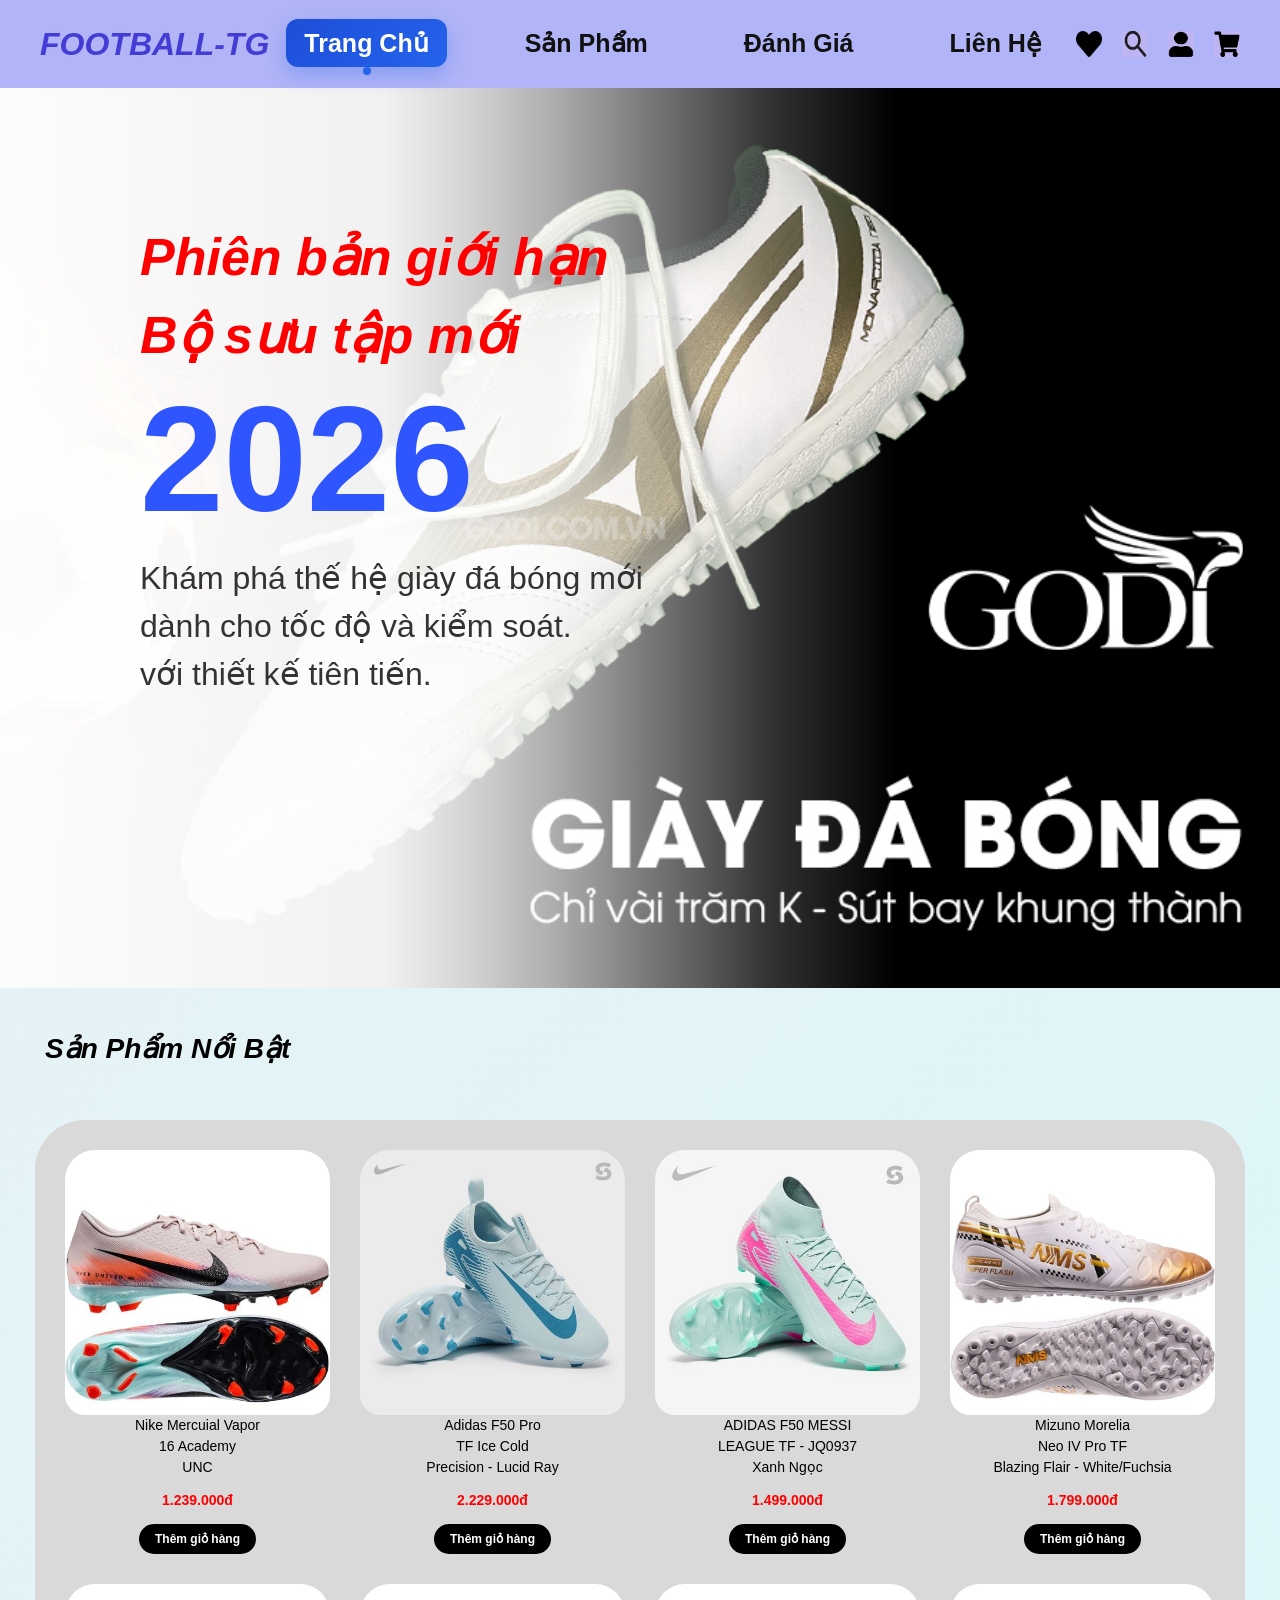
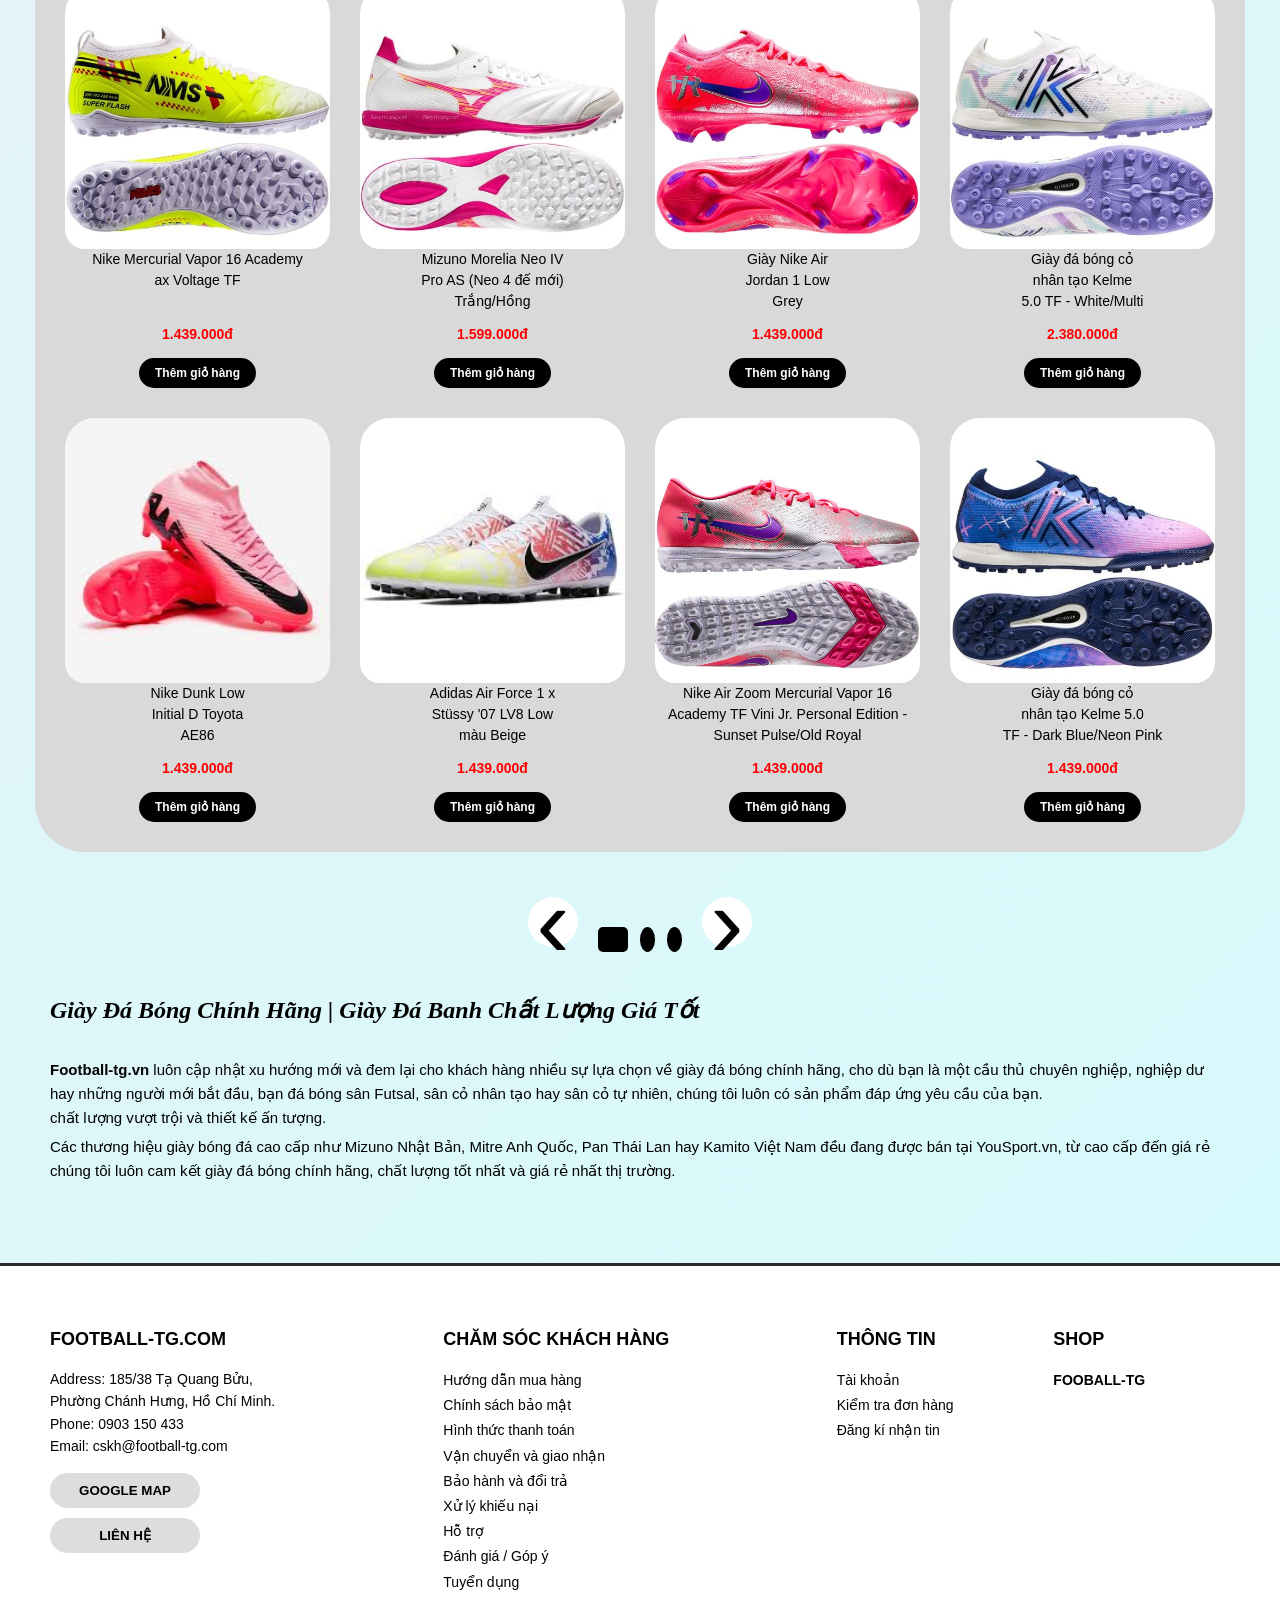
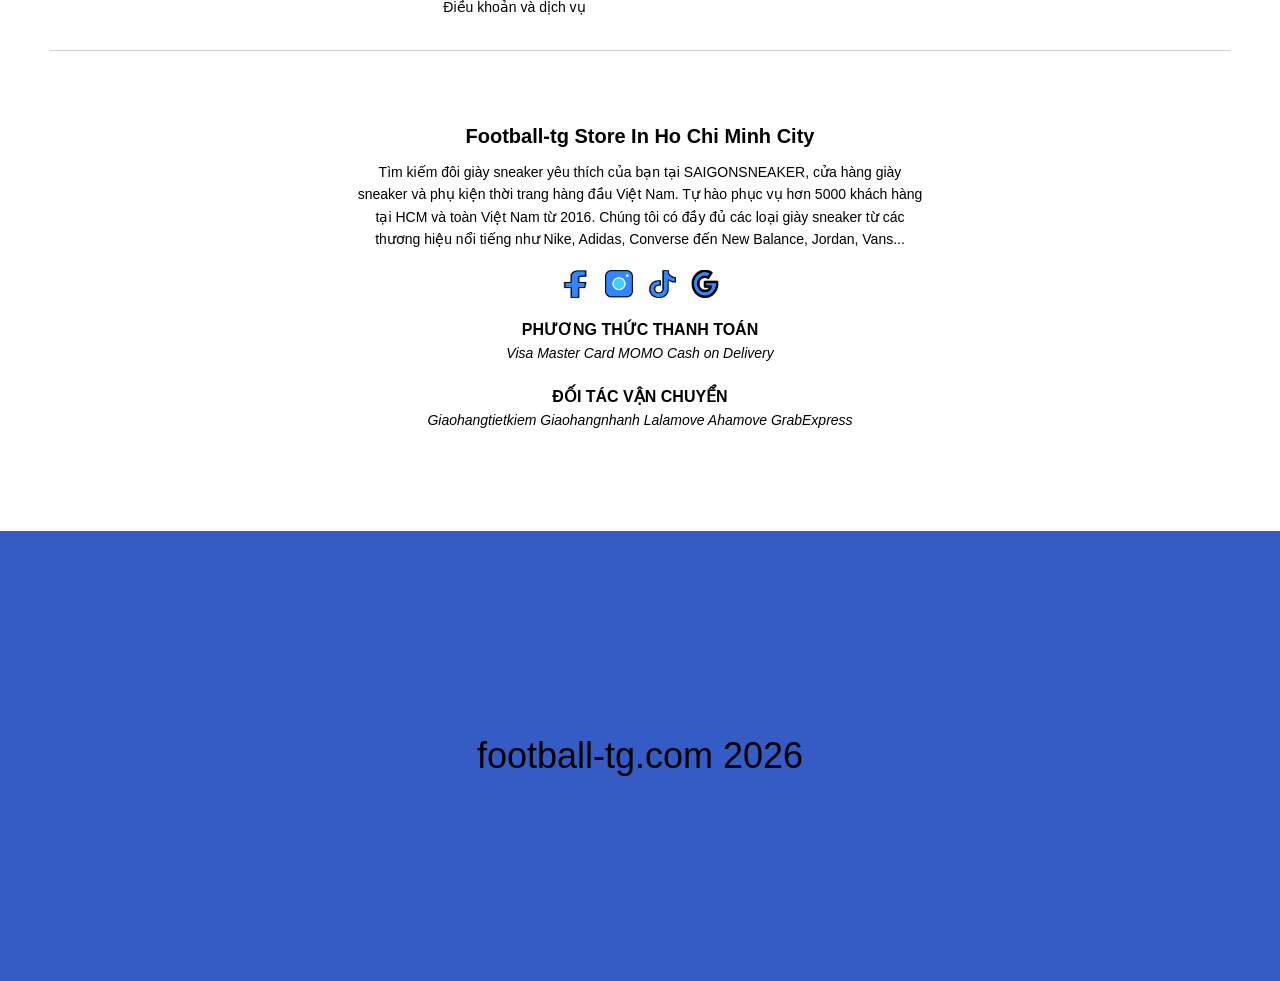
<file: index.html>
<!DOCTYPE html>
<html lang="vi">
<head>
    <meta charset="UTF-8">
    <meta name="viewport" content="width=device-width, initial-scale=1.0">
    <title>Nike Store - Trang Chủ</title>
    <link rel="stylesheet" href="css/styles.css">
</head>
<body>
    <!-- Header -->
<header class="header">
    <nav class="nav">
        <!-- Logo -->
        <div class="nav__logo">
            FOOTBALL-TG
        </div>

        <!-- Menu -->
        <ul class="nav__list">
            <li><a href="index.html" class="nav__link active">Trang Chủ</a></li>
            <li><a href="sanpham.html" class="nav__link">Sản Phẩm</a></li>
            <li><a href="danhgia.html" class="nav__link">Đánh Giá</a></li>
            <li><a href="lienhe.html" class="nav__link">Liên Hệ</a></li>
        </ul>

        <!-- Icons -->
        <div class="nav__icons">
            <img src="img/Vector.png" alt="wishlist" class="nav__icon">
            <img src="img/Search.png" alt="search" class="nav__icon">
             <img src="img/Person.png" alt="cart" class="nav__icon nav__icon--cart">
            <img src="img/Cart.png" alt="user" class="nav__icon">
        </div>
    </nav>
</header>

    <!-- Hero Section -->
<section class="hero">
    <div class="hero__container"> 

        <div class="hero__content">
            <h3 class="hero__subtitle">Phiên bản giới hạn</h3>
            <h2 class="hero__title">Bộ sưu tập mới</h2>
            <h1 class="hero__year">2026</h1>
            <p class="hero__desc">
               Khám phá thế hệ giày đá bóng mới <br>dành cho tốc độ và kiểm soát. <br> với thiết kế tiên tiến.
            </p>
        </div>
    </div>
</section>
<main class="products">
    <div class="products__container">
        <h2 class="products__title">Sản Phẩm Nổi Bật</h2>

        <!-- THÊM KHUNG NÀY -->
         <div class="toast" id="toast"></div>
         <div class="cart-count">0</div>
        <div class="products__box">
            <div class="products__grid">
                <!-- Product 1 -->
                <article class="product-card">
                    <div class="product-card__image-wrapper">
                        <img src="img/25622-2_74059abc79944c2b9b925773bd3da0a4_large.jpg" alt="" class="product-card__image">
                    </div>
                    <h3 class="product-card__name">Nike Mercuial Vapor<br> 16 Academy <br> UNC</h3>
                    <p class="product-card__price">1.239.000đ</p>
                    <button class="product-card__btn">Thêm giỏ hàng</button>
                </article>

                <!-- Product 2 -->
                <article class="product-card">
                    <div class="product-card__image-wrapper">
                        <img src="img/1_a56553c3d652472aa175ab0bed9503a7_large.jpg" alt="Giày Nike Dunk Low Retro Black" class="product-card__image">
                    </div>
                    <h3 class="product-card__name">Adidas F50 Pro <br>TF Ice Cold <br> Precision - Lucid Ray </h3>
                    <p class="product-card__price">2.229.000đ</p>
                    <button class="product-card__btn">Thêm giỏ hàng</button>
                </article>

                <!-- Product 3 -->
                <article class="product-card">
                    <div class="product-card__image-wrapper">
                        <img src="img/1_7f5b22c8a7334d5696b7d422be31d077_large.jpg" alt="Giày Nike Sb Dunk Low Chicago Red" class="product-card__image">
                    </div>
                    <h3 class="product-card__name">ADIDAS F50 MESSI<br> LEAGUE TF - JQ0937 <br>Xanh Ngọc</h3>
                    <p class="product-card__price">1.499.000đ</p>
                    <button class="product-card__btn">Thêm giỏ hàng</button>
                </article>

                <!-- Product 4 -->
                <article class="product-card">
                    <div class="product-card__image-wrapper">
                        <img src="img/anh_sp_add-01-01-5777823-22_224230cbf2f04ae9bec5428d9d5fea3f_large.jpg" alt="Giày Nike Wmns Air Force 1 '07 Mid 'Triple White' DD9625-100" class="product-card__image">
                    </div>
                    <h3 class="product-card__name">Mizuno Morelia <br>Neo IV Pro TF<br> Blazing Flair - White/Fuchsia    </h3>
                    <p class="product-card__price">1.799.000đ</p>
                    <button class="product-card__btn">Thêm giỏ hàng</button>
                </article>

                <!-- Product 5 -->
                <article class="product-card">
                    <div class="product-card__image-wrapper">
                        <img src="img/anh_sp_add-01-01-5777827893-2_7b1f52d9a21d43a39b3bc5ba49a4deca_large.jpg" alt="Giày Sneaker NIKE SB brown" class="product-card__image">
                    </div>
                    <h3 class="product-card__name">Nike Mercurial Vapor 16 Academy <br>ax Voltage TF  </h3>
                    <p class="product-card__price">1.439.000đ</p>
                    <button class="product-card__btn">Thêm giỏ hàng</button>
                </article>

                <!-- Product 6 -->
                <article class="product-card">
                    <div class="product-card__image-wrapper">
                        <img src="img/anh_sp_add-200426.jpg_95a290c4c31b481486f9558b11bf3075_large.jpg" alt="Giày Nike Gamma Force 'Malachite' DX9176-106" class="product-card__image">
                    </div>
                    <h3 class="product-card__name">Mizuno Morelia Neo IV <br>Pro AS (Neo 4 đế mới)<br> Trắng/Hồng   </h3>
                    <p class="product-card__price">1.599.000đ</p>
                    <button class="product-card__btn">Thêm giỏ hàng</button>
                </article>

                <!-- Product 7 -->
                <article class="product-card">
                    <div class="product-card__image-wrapper">
                        <img src="img/anh_sp_add_we-02-02-02-2-2-2_00edfc17218e4cbc959b591f14031dc4_large.jpg" alt="Giày Nike Air Jordan 1 Low Grey White" class="product-card__image">
                    </div>
                    <h3 class="product-card__name">Giày Nike Air<br> Jordan 1 Low <br>Grey<br> </h3>
                    <p class="product-card__price">1.439.000đ</p>
                    <button class="product-card__btn">Thêm giỏ hàng</button>
                </article>

                <!-- Product 8 -->
                <article class="product-card">
                    <div class="product-card__image-wrapper">
                        <img src="img/anh_sp_add_web_whitemulti_color_9521zx1324_46bc0531b396467dbc056dcc40e1a032_large.jpg" alt="Giày Nike Nam Nữ Chính Hãng - Air Jordan 1 Low GS - Màu Trắng/Xanh" class="product-card__image">
                    </div>
                    <h3 class="product-card__name">Giày đá bóng cỏ <br>nhân tạo Kelme <br>5.0 TF - White/Multi </h3>
                    <p class="product-card__price">2.380.000đ</p>
                    <button class="product-card__btn">Thêm giỏ hàng</button>
                </article>

                <!-- Product 9 -->
                <article class="product-card">
                    <div class="product-card__image-wrapper">
                        <img src="img/images (1).jpg" alt="Nike Dunk Low Initial D Toyota AE86" class="product-card__image">
                    </div>
                    <h3 class="product-card__name">Nike Dunk Low <br> Initial D Toyota <br> AE86</h3>
                    <p class="product-card__price">1.439.000đ</p>
                    <button class="product-card__btn">Thêm giỏ hàng</button>
                </article>

                <!-- Product 10 -->
                <article class="product-card">
                    <div class="product-card__image-wrapper">
                        <img src="img/images (2).jpg" alt="Nike Air Force 1 x Stüssy '07 LV8 Low màu Beige" class="product-card__image">
                    </div>
                    <h3 class="product-card__name">Adidas Air Force 1 x <br> Stüssy '07 LV8 Low <br> màu Beige</h3>
                    <p class="product-card__price">1.439.000đ</p>
                    <button class="product-card__btn">Thêm giỏ hàng</button>
                </article>

                <!-- Product 11 -->
                <article class="product-card">
                    <div class="product-card__image-wrapper">
                        <img src="img/ạnh1.jpg" alt="Nike Air Force 1 Low Sail/Navy" class="product-card__image">
                    </div>
                    <h3 class="product-card__name">Nike Air Zoom Mercurial Vapor 16 Academy TF Vini Jr. Personal Edition - Sunset Pulse/Old Royal</h3>
                    <p class="product-card__price">1.439.000đ</p>
                    <button class="product-card__btn">Thêm giỏ hàng</button>
                </article>

                <!-- Product 12 -->
                <article class="product-card">
                    <div class="product-card__image-wrapper">
                        <img src="img/anh.jpg" alt="Nike Dunk Low Retro Judge Grey" class="product-card__image">
                    </div>
                    <h3 class="product-card__name">Giày đá bóng cỏ <br>nhân tạo Kelme 5.0 <br>TF - Dark Blue/Neon Pink </h3>
                    <p class="product-card__price">1.439.000đ</p>
                    <button class="product-card__btn">Thêm giỏ hàng</button>
                </article>
            </div>
        </div>
        <div class="pagination">
            <button class="pagination__arrow pagination__arrow--prev" aria-label="Previous">‹</button>
            <div class="pagination__dots">
                <span class="pagination__dot"></span>
                <span class="pagination__dot"></span>
                <span class="pagination__dot"></span>
            </div>
            <button class="pagination__arrow pagination__arrow--next" aria-label="Next">›</button>
        </div>
    </main>

    <!-- Brand Info Section -->
    <section class="brand-info">
        <h2 class="brand-info__title">Giày Đá Bóng Chính Hãng | Giày Đá Banh Chất Lượng Giá Tốt</h2>
        <div class="brand-info__content">
            <p> <b>Football-tg.vn</b> luôn cập nhật xu hướng mới và đem lại cho khách hàng nhiều sự lựa chọn về giày đá bóng chính hãng, cho dù bạn là một cầu thủ chuyên nghiệp, nghiệp dư hay những người mới bắt đầu, bạn đá bóng sân Futsal, sân cỏ nhân tạo hay sân cỏ tự nhiên, chúng tôi luôn có sản phẩm đáp ứng yêu cầu của bạn.<br> chất lượng vượt trội và thiết kế ấn tượng.</p>
            <p>Các thương hiệu giày bóng đá cao cấp như Mizuno Nhật Bản, Mitre Anh Quốc, Pan Thái Lan hay Kamito Việt Nam đều đang được bán tại YouSport.vn, từ cao cấp đến giá rẻ chúng tôi luôn cam kết giày đá bóng chính hãng, chất lượng tốt nhất và giá rẻ nhất thị trường.</p>
        </div>
    </section>
    <p class="footer1"></p>

    <!-- Footer -->
<footer class="footer">
    <div class="footer__container">

        <div class="footer__content">
            
            <!-- Column 1 -->
            <div class="footer__column">
                <h3 class="footer__title">FOOTBALL-TG.COM</h3>
                <p class="footer__text">
                    Address: 185/38 Tạ Quang Bửu,<br>
                    Phường Chánh Hưng, Hồ Chí Minh.<br>
                    Phone: 0903 150 433<br>
                    Email: cskh@football-tg.com
                </p>

                <button class="footer__btn">GOOGLE MAP</button>
                <button class="footer__btn">LIÊN HỆ</button>
            </div>

            <!-- Column 2 -->
            <div class="footer__column">
                <h3 class="footer__title">CHĂM SÓC KHÁCH HÀNG</h3>
                <ul class="footer__list">
                    <li>Hướng dẫn mua hàng</li>
                    <li>Chính sách bảo mật</li>
                    <li>Hình thức thanh toán</li>
                    <li>Vận chuyển và giao nhận</li>
                    <li>Bảo hành và đổi trả</li>
                    <li>Xử lý khiếu nại</li>
                    <li>Hỗ trợ</li>
                    <li>Đánh giá / Góp ý</li>
                    <li>Tuyển dụng</li>
                    <li>Điều khoản và dịch vụ</li>
                </ul>
            </div>

            <!-- Column 3 -->
            <div class="footer__column">
                <h3 class="footer__title">THÔNG TIN</h3>
                <ul class="footer__list">
                    <li>Tài khoản</li>
                    <li>Kiểm tra đơn hàng</li>
                    <li>Đăng kí nhận tin</li>
                </ul>
            </div>

            <!-- Column 4 -->
            <div class="footer__column">
                <h3 class="footer__title">SHOP</h3>
                <ul class="footer__list">
                    <li><b>FOOBALL-TG</b></li>
                </ul>
            </div>
        </div>

        <!-- Bottom text -->
            <div class="footer__bottom">

                <h3 class="footer__bottom-title">
                    Football-tg Store In Ho Chi Minh City
                </h3>

                <p class="footer__bottom-desc">
                    Tìm kiếm đôi giày sneaker yêu thích của bạn tại SAIGONSNEAKER,
                    cửa hàng giày sneaker và phụ kiện thời trang hàng đầu Việt Nam.
                    Tự hào phục vụ hơn 5000 khách hàng tại HCM và toàn Việt Nam từ 2016.
                    Chúng tôi có đầy đủ các loại giày sneaker từ các thương hiệu nổi tiếng
                    như Nike, Adidas, Converse đến New Balance, Jordan, Vans...
                </p>

                <!-- ICON (dùng ảnh) -->
                <div class="footer__social">
                    <img src="img/Facebook.png" alt="">
                    <img src="img/camera.png" alt="">
                    <img src="img/toptop.png" alt="">
                    <img src="img/gmail.png" alt="">
                </div>

                <!-- PAYMENT -->
                <h4 class="footer__sub">PHƯƠNG THỨC THANH TOÁN</h4>
                <p class="footer__text-center">
                    Visa Master Card MOMO Cash on Delivery
                </p>

                <!-- SHIPPING -->
                <h4 class="footer__sub">ĐỐI TÁC VẬN CHUYỂN</h4>
                <p class="footer__text-center">
                    Giaohangtietkiem Giaohangnhanh Lalamove Ahamove GrabExpress
                </p>
                </div>
            </div>
        </footer>
    <div class="footer__copyright">
        football-tg.com 2026
    </div>
    <script type="application/ld+json">
    {
  "@context": "https://schema.org",
  "@type": "SportsActivityLocation",
  "name": "Football-tg Store",
  "image": "img/Logo-brand.jpg",
  "@id": "https://football-tg.com",
  "url": "https://football-tg.com",
  "telephone": "0903 150 433",
  "priceRange": "$$",
  "address": {
    "@type": "PostalAddress",
    "streetAddress": "185/38 Tạ Quang Bửu, Phường Chánh Hưng",
    "addressLocality": "Hồ Chí Minh",
    "addressRegion": "Sài Gòn",
    "postalCode": "700000",
    "addressCountry": "VN"
     }
    }
</script>
    <script src="js/script.js"></script>
</body>
</html>
</file>
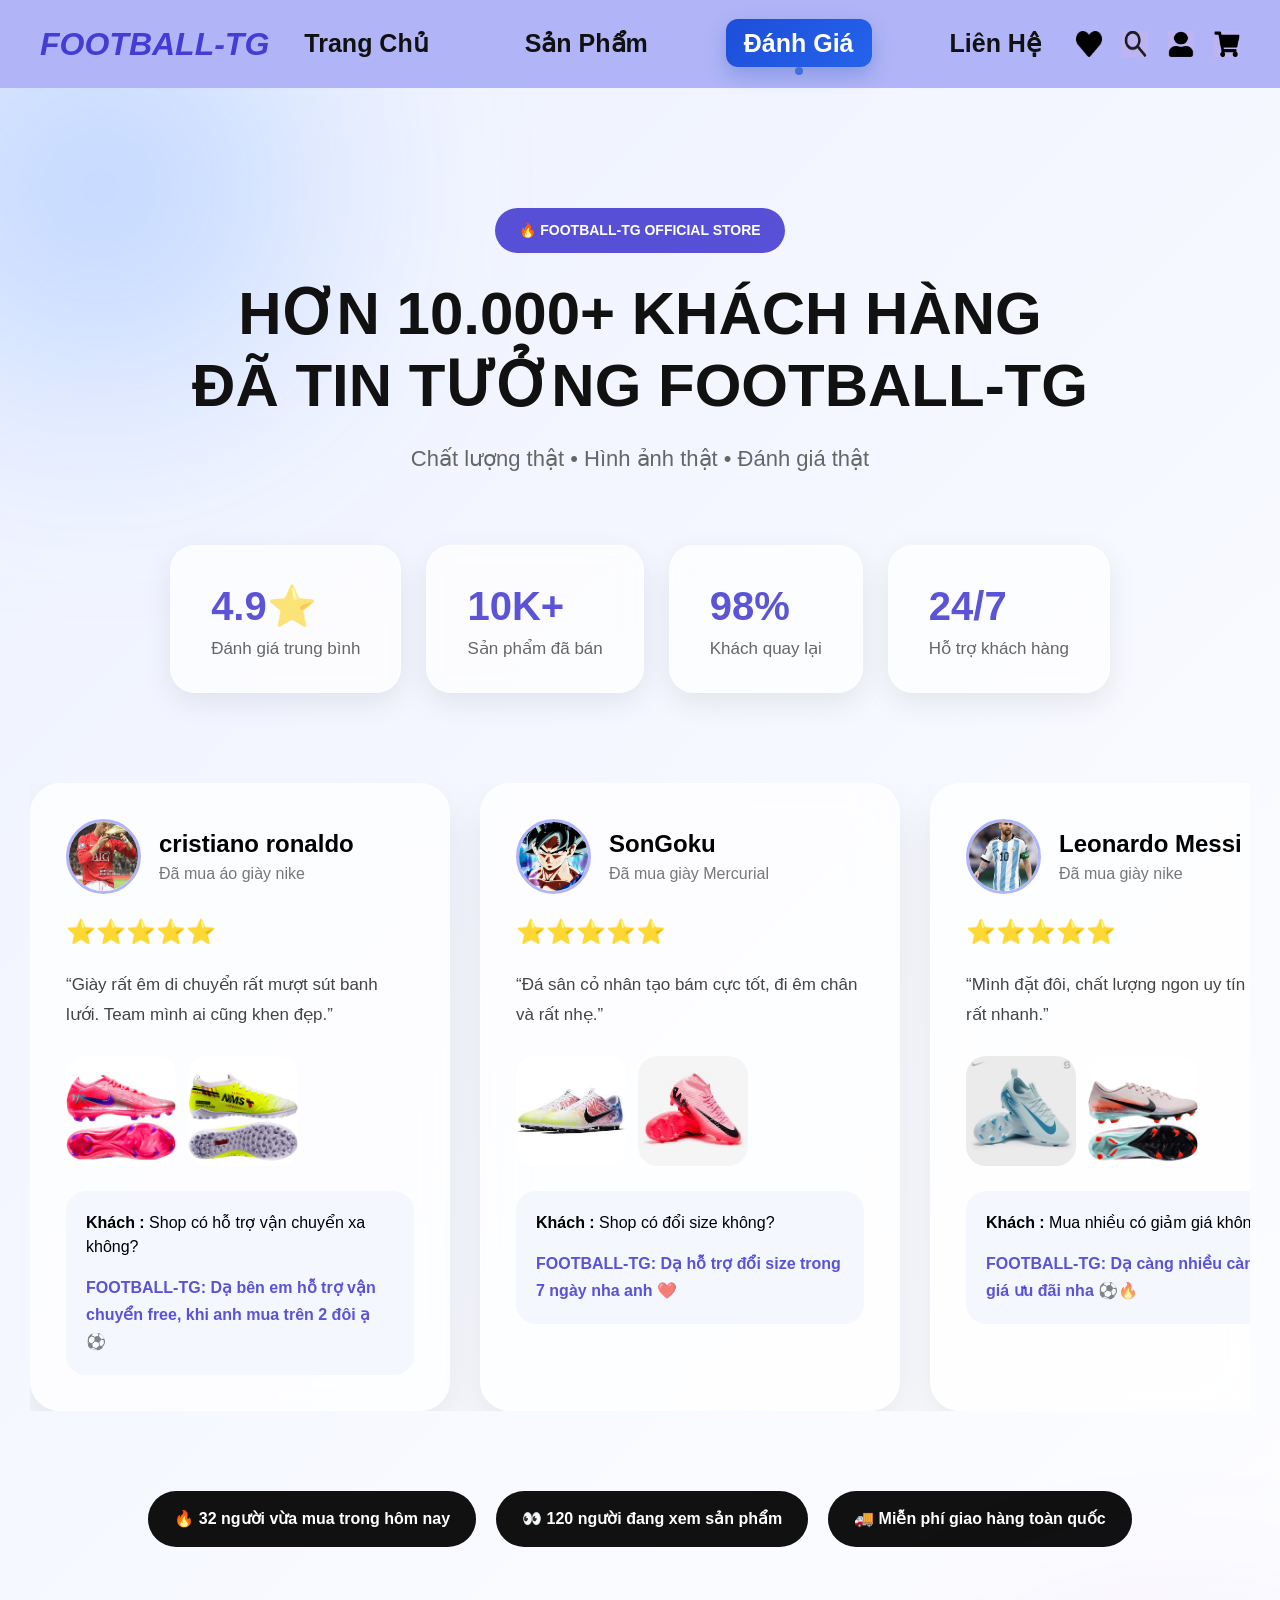
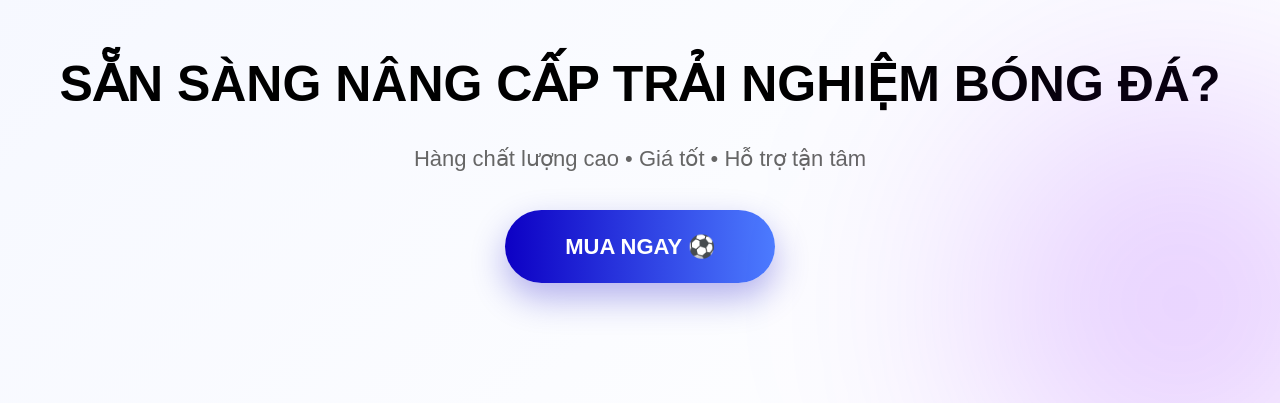
<file: danhgia.html>
<!DOCTYPE html>
<html lang="en">
<head>
    <meta charset="UTF-8">
    <meta name="viewport" content="width=device-width, initial-scale=1.0">
    <title>Đánh Giá FOOTBALL-TG</title>
    <link rel="stylesheet" href="css/danhgia.css">
</head>
<body>
    <header class="header">
    <nav class="nav">
        <!-- Logo -->
        <div class="nav__logo">
            FOOTBALL-TG
        </div>

        <!-- Menu -->
        <ul class="nav__list">
            <li><a href="index.html" class="nav__link ">Trang Chủ</a></li>
            <li><a href="sanpham.html" class="nav__link">Sản Phẩm</a></li>
            <li><a href="danhgia.html" class="nav__link active">Đánh Giá</a></li>
            <li><a href="lienhe.html" class="nav__link">Liên Hệ</a></li>
        </ul>

        <!-- Icons -->
        <div class="nav__icons">
            <img src="img/Vector.png" alt="wishlist" class="nav__icon">
            <img src="img/Search.png" alt="search" class="nav__icon">
            <img src="img/Person.png" alt="cart" class="nav__icon nav__icon--cart">
            <img src="img/Cart.png" alt="user" class="nav__icon">
        </div>
    </nav>
</header>
   <!-- ================= PREMIUM REVIEW SECTION ================= -->

<section class="premium-reviews">

    <!-- BACKGROUND EFFECT -->
    <div class="review__blur review__blur1"></div>
    <div class="review__blur review__blur2"></div>

    <!-- TITLE -->
    <div class="premium__top">
        <span class="premium__badge">🔥 FOOTBALL-TG OFFICIAL STORE</span>

        <h2>
            HƠN 10.000+ KHÁCH HÀNG
            <br>
            ĐÃ TIN TƯỞNG FOOTBALL-TG
        </h2>

        <p>
            Chất lượng thật • Hình ảnh thật • Đánh giá thật
        </p>
    </div>

    <!-- LIVE STATS -->

    <div class="live__stats">

        <div class="live__box">
            <h3>4.9⭐</h3>
            <span>Đánh giá trung bình</span>
        </div>

        <div class="live__box">
            <h3>10K+</h3>
            <span>Sản phẩm đã bán</span>
        </div>

        <div class="live__box">
            <h3>98%</h3>
            <span>Khách quay lại</span>
        </div>

        <div class="live__box">
            <h3>24/7</h3>
            <span>Hỗ trợ khách hàng</span>
        </div>

    </div>


    <!-- REVIEW SLIDER -->

    <div class="review__slider">

        <div class="review__track">

            <!-- REVIEW 1 -->
            <div class="premium__card">

                <div class="premium__header">
                    <img src="img/ronaldo.jpg" alt="">

                    <div>
                        <h4>cristiano ronaldo</h4>
                        <span>Đã mua áo giày nike</span>
                    </div>
                </div>

                <div class="premium__stars">
                    ⭐⭐⭐⭐⭐
                </div>

                <p>
                    “Giày rất êm di chuyển rất mượt sút banh lưới.
                    Team mình ai cũng khen đẹp.”
                </p>

                <div class="premium__gallery">
                    <img src="img/anh_sp_add_we-02-02-02-2-2-2_00edfc17218e4cbc959b591f14031dc4_large.jpg" alt="">
                    <img src="img/anh_sp_add-01-01-5777827893-2_7b1f52d9a21d43a39b3bc5ba49a4deca_large.jpg" alt="">
                </div>

                <div class="premium__qa">

                    <div class="question">
                        <strong>Khách :</strong>
                        Shop có hỗ trợ vận chuyển xa không?
                    </div>

                    <div class="answer">
                        <strong>FOOTBALL-TG:</strong>
                        Dạ bên em hỗ trợ vận chuyển free, khi anh mua trên 2 đôi ạ ⚽
                    </div>

                </div>

            </div>



            <!-- REVIEW 2 -->

            <div class="premium__card">

                <div class="premium__header">
                    <img src="img/avatar1.jpg" alt="">

                    <div>
                        <h4>SonGoku</h4>
                        <span>Đã mua giày Mercurial</span>
                    </div>
                </div>

                <div class="premium__stars">
                    ⭐⭐⭐⭐⭐
                </div>

                <p>
                    “Đá sân cỏ nhân tạo bám cực tốt,
                    đi êm chân và rất nhẹ.”
                </p>

                <div class="premium__gallery">
                    <img src="img/images (2).jpg" alt="">
                    <img src="img/images (1).jpg" alt="">
                </div>

                <div class="premium__qa">

                    <div class="question">
                        <strong>Khách :</strong>
                        Shop có đổi size không?
                    </div>

                    <div class="answer">
                        <strong>FOOTBALL-TG:</strong>
                        Dạ hỗ trợ đổi size trong 7 ngày nha anh ❤️
                    </div>

                </div>

            </div>



            <!-- REVIEW 3 -->

            <div class="premium__card">

                <div class="premium__header">
                    <img src="img/messi.jpg" alt="">

                    <div>
                        <h4>Leonardo Messi</h4>
                        <span>Đã mua giày nike</span>
                    </div>
                </div>

                <div class="premium__stars">
                    ⭐⭐⭐⭐⭐
                </div>

                <p>
                    “Mình đặt đôi,
                    chất lượng ngon uy tín và giao rất nhanh.”
                </p>

                <div class="premium__gallery">
                    <img src="img/1_a56553c3d652472aa175ab0bed9503a7_large.jpg" alt="">
                    <img src="img/25622-2_74059abc79944c2b9b925773bd3da0a4_large.jpg" alt="">
                </div>

                <div class="premium__qa">

                    <div class="question">
                        <strong>Khách :</strong>
                        Mua nhiều có giảm giá không?
                    </div>

                    <div class="answer">
                        <strong>FOOTBALL-TG:</strong>
                        Dạ càng nhiều càng có giá ưu đãi nha ⚽🔥
                    </div>

                </div>

            </div>

        </div>

    </div>


    <!-- FOMO -->

    <div class="fomo">

        <div class="fomo__item">
            🔥 32 người vừa mua trong hôm nay
        </div>

        <div class="fomo__item">
            👀 120 người đang xem sản phẩm
        </div>

        <div class="fomo__item">
            🚚 Miễn phí giao hàng toàn quốc
        </div>

    </div>


    <!-- CTA -->

    <div class="premium__cta">

        <h3>
            SẴN SÀNG NÂNG CẤP TRẢI NGHIỆM BÓNG ĐÁ?
        </h3>

        <p>
            Hàng chất lượng cao • Giá tốt • Hỗ trợ tận tâm
        </p>

        <a href="sanpham.html" class="premium__btn">
          MUA NGAY ⚽
        </a>
    </div>

</section>
  <script src="js/danhgia.js"></script>
</body>
</html>
</file>
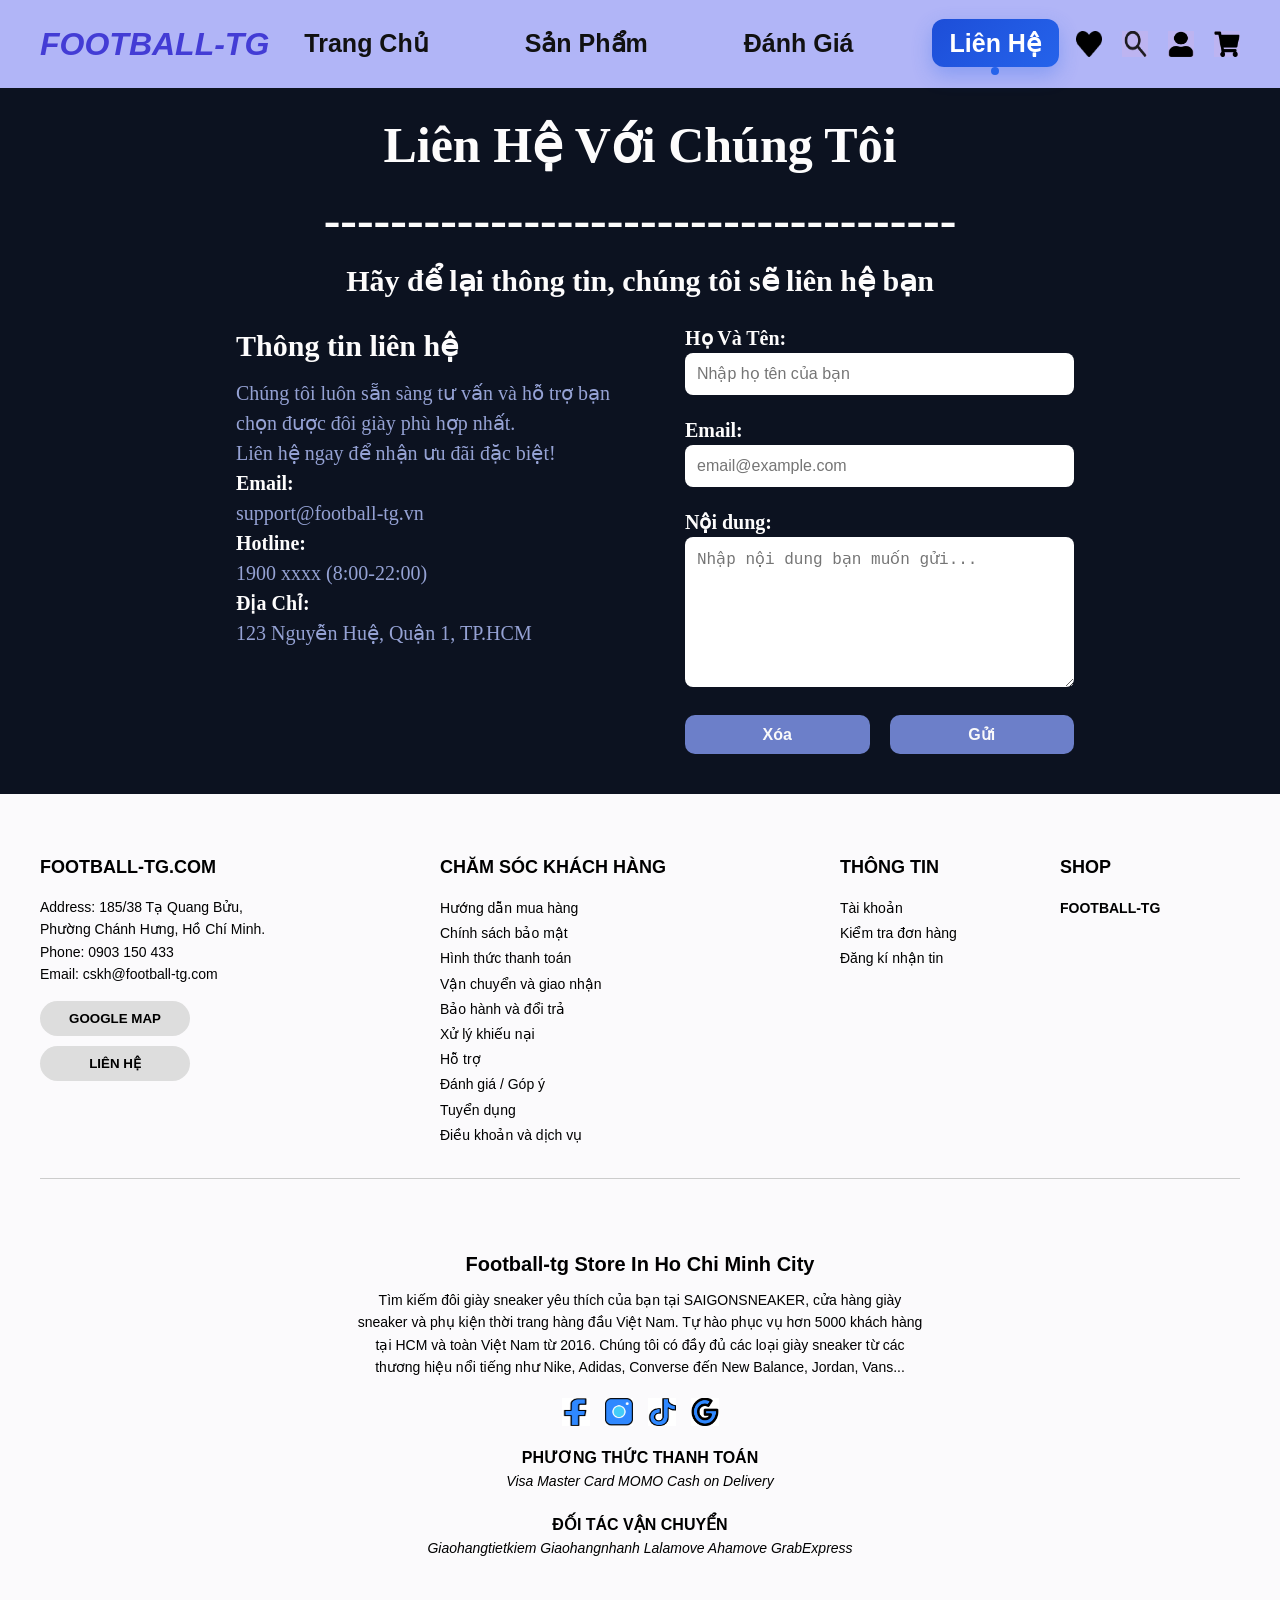
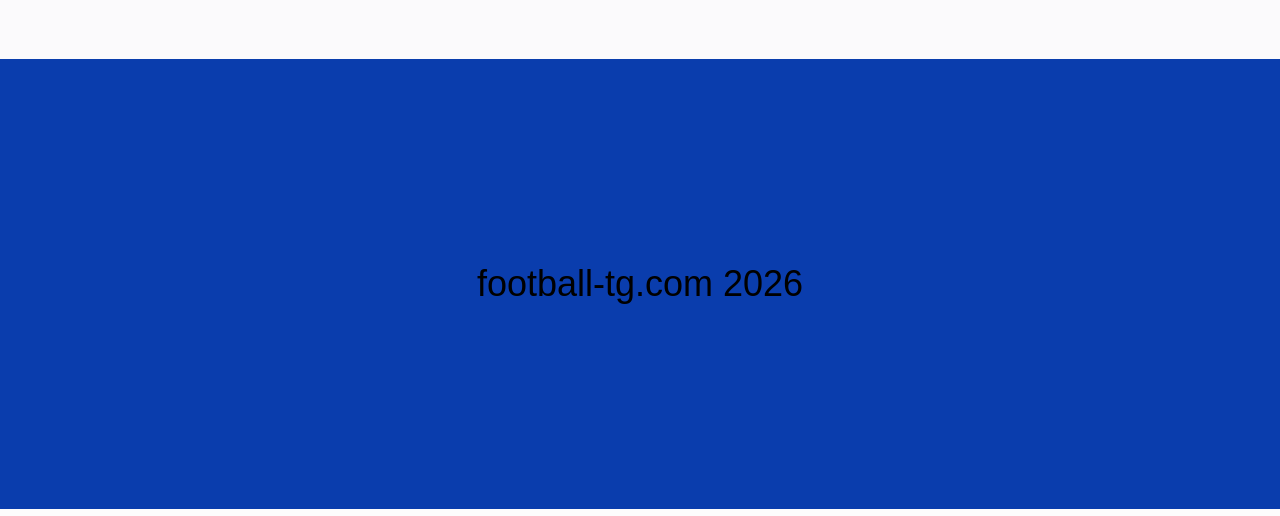
<file: lienhe.html>
<!DOCTYPE html>
<html lang="en">
<head>
    <meta charset="UTF-8">
    <meta name="viewport" content="width=device-width, initial-scale=1.0">
    <title>Liên HỆ</title>
    <link rel="stylesheet" href="css/lienhe.css">
</head>
<body>
    <header class="header">
    <nav class="nav">
        <!-- Logo -->
        <div class="nav__logo">
            FOOTBALL-TG
        </div>

        <!-- Menu -->
        <ul class="nav__list">
            <li><a href="index.html" class="nav__link ">Trang Chủ</a></li>
            <li><a href="sanpham.html" class="nav__link">Sản Phẩm</a></li>
            <li><a href="danhgia.html" class="nav__link">Đánh Giá</a></li>
            <li><a href="lienhe.html" class="nav__link active">Liên Hệ</a></li>
        </ul>

        <!-- Icons -->
        <div class="nav__icons">
            <img src="img/Vector.png" alt="wishlist" class="nav__icon">
            <img src="img/Search.png" alt="search" class="nav__icon">
            <img src="img/Person.png" alt="cart" class="nav__icon nav__icon--cart">
            <img src="img/Cart.png" alt="user" class="nav__icon">
        </div>
    </nav>
    </header>

    <main>
        <div class="tieude">
            <H1>Liên Hệ Với Chúng Tôi</H1>
            <h1>--------------------------------------</h1>
            <h3>Hãy để lại thông tin, chúng tôi sẽ liên hệ bạn</h3>
            </div>
        <div class="main-lienhe">
            <div class="support">
                <h2>Thông tin liên hệ</h2>
                <p>Chúng tôi luôn sẵn sàng tư vấn và hỗ trợ bạn <br> chọn được đôi giày phù hợp nhất.<br> Liên hệ ngay để nhận ưu đãi đặc biệt!</p>
                <div>
                    <ul> 
                        <li><b>Email:</b><br>support@football-tg.vn</li>
                        <li><b>Hotline:</b><br>1900 xxxx (8:00-22:00)</li>
                        <li><b>Địa Chỉ:</b><br>123 Nguyễn Huệ, Quận 1, TP.HCM</li>
                    </ul>
                </div>
            </div>
            <form class="thongtin">
                    <label for="name">Họ Và Tên:</label><br>
                    <input type="text" id="name" placeholder="Nhập họ tên của bạn"><br>

                    <label for="email">Email:</label><br>
                    <input type="email" id="email" placeholder="email@example.com" ><br>

                    <label for="noidung">Nội dung:</label><br>
                    <textarea id="noidung" placeholder="Nhập nội dung bạn muốn gửi..."cols="47" rows="7"></textarea><br>

                <div class="btn-group">
                    <input type="reset" value="Xóa">
                    <input type="submit" value="Gửi">
                </div>
            </form>
        </div>
    </main>
    <footer class="footer">
    <div class="footer__container">

        <div class="footer__content">
            
            <!-- Column 1 -->
            <div class="footer__column">
                <h3 class="footer__title">FOOTBALL-TG.COM</h3>
                <p class="footer__text">
                    Address: 185/38 Tạ Quang Bửu,<br>
                    Phường Chánh Hưng, Hồ Chí Minh.<br>
                    Phone: 0903 150 433<br>
                    Email: cskh@football-tg.com
                </p>

                <button class="footer__btn">GOOGLE MAP</button>
                <button class="footer__btn">LIÊN HỆ</button>
            </div>

            <!-- Column 2 -->
            <div class="footer__column">
                <h3 class="footer__title">CHĂM SÓC KHÁCH HÀNG</h3>
                <ul class="footer__list">
                    <li>Hướng dẫn mua hàng</li>
                    <li>Chính sách bảo mật</li>
                    <li>Hình thức thanh toán</li>
                    <li>Vận chuyển và giao nhận</li>
                    <li>Bảo hành và đổi trả</li>
                    <li>Xử lý khiếu nại</li>
                    <li>Hỗ trợ</li>
                    <li>Đánh giá / Góp ý</li>
                    <li>Tuyển dụng</li>
                    <li>Điều khoản và dịch vụ</li>
                </ul>
            </div>

            <!-- Column 3 -->
            <div class="footer__column">
                <h3 class="footer__title">THÔNG TIN</h3>
                <ul class="footer__list">
                    <li>Tài khoản</li>
                    <li>Kiểm tra đơn hàng</li>
                    <li>Đăng kí nhận tin</li>
                </ul>
            </div>

            <!-- Column 4 -->
            <div class="footer__column">
                <h3 class="footer__title">SHOP</h3>
                <ul class="footer__list">
                    <li><b>FOOTBALL-TG</b></li>
                </ul>
            </div>
        </div>

        <!-- Bottom text -->
            <div class="footer__bottom">

                <h3 class="footer__bottom-title">
                    Football-tg Store In Ho Chi Minh City
                </h3>

                <p class="footer__bottom-desc">
                    Tìm kiếm đôi giày sneaker yêu thích của bạn tại SAIGONSNEAKER,
                    cửa hàng giày sneaker và phụ kiện thời trang hàng đầu Việt Nam.
                    Tự hào phục vụ hơn 5000 khách hàng tại HCM và toàn Việt Nam từ 2016.
                    Chúng tôi có đầy đủ các loại giày sneaker từ các thương hiệu nổi tiếng
                    như Nike, Adidas, Converse đến New Balance, Jordan, Vans...
                </p>

                <!-- ICON (dùng ảnh) -->
                <div class="footer__social">
                    <img src="img/Facebook.png" alt="">
                    <img src="img/camera.png" alt="">
                    <img src="img/toptop.png" alt="">
                    <img src="img/gmail.png" alt="">
                </div>

                <!-- PAYMENT -->
                <h4 class="footer__sub">PHƯƠNG THỨC THANH TOÁN</h4>
                <p class="footer__text-center">
                    Visa Master Card MOMO Cash on Delivery
                </p>

                <!-- SHIPPING -->
                <h4 class="footer__sub">ĐỐI TÁC VẬN CHUYỂN</h4>
                <p class="footer__text-center">
                    Giaohangtietkiem Giaohangnhanh Lalamove Ahamove GrabExpress
                </p>
                </div>
            </div>
        </footer>
    <div class="footer__copyright">
        football-tg.com 2026
    </div>
    <script src="js/lienhe.js"></script>
</body>
</html>
</file>
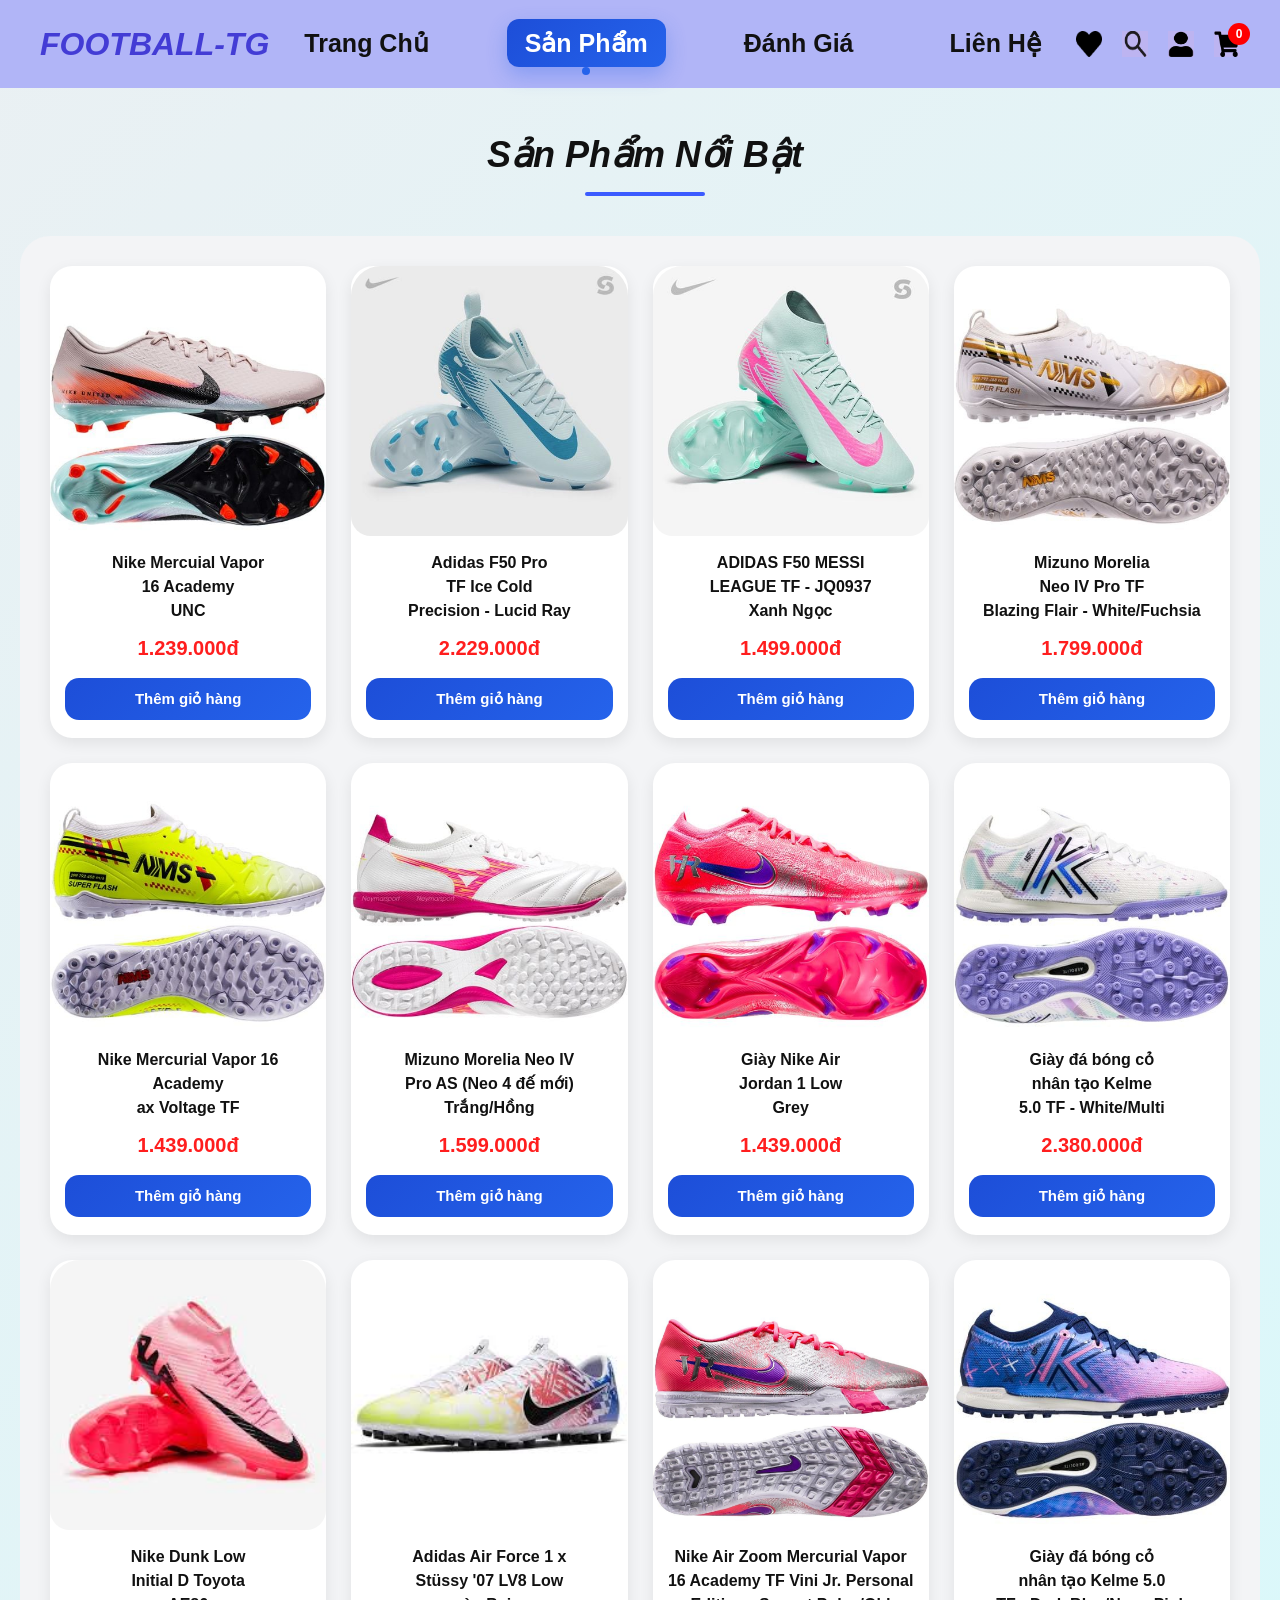
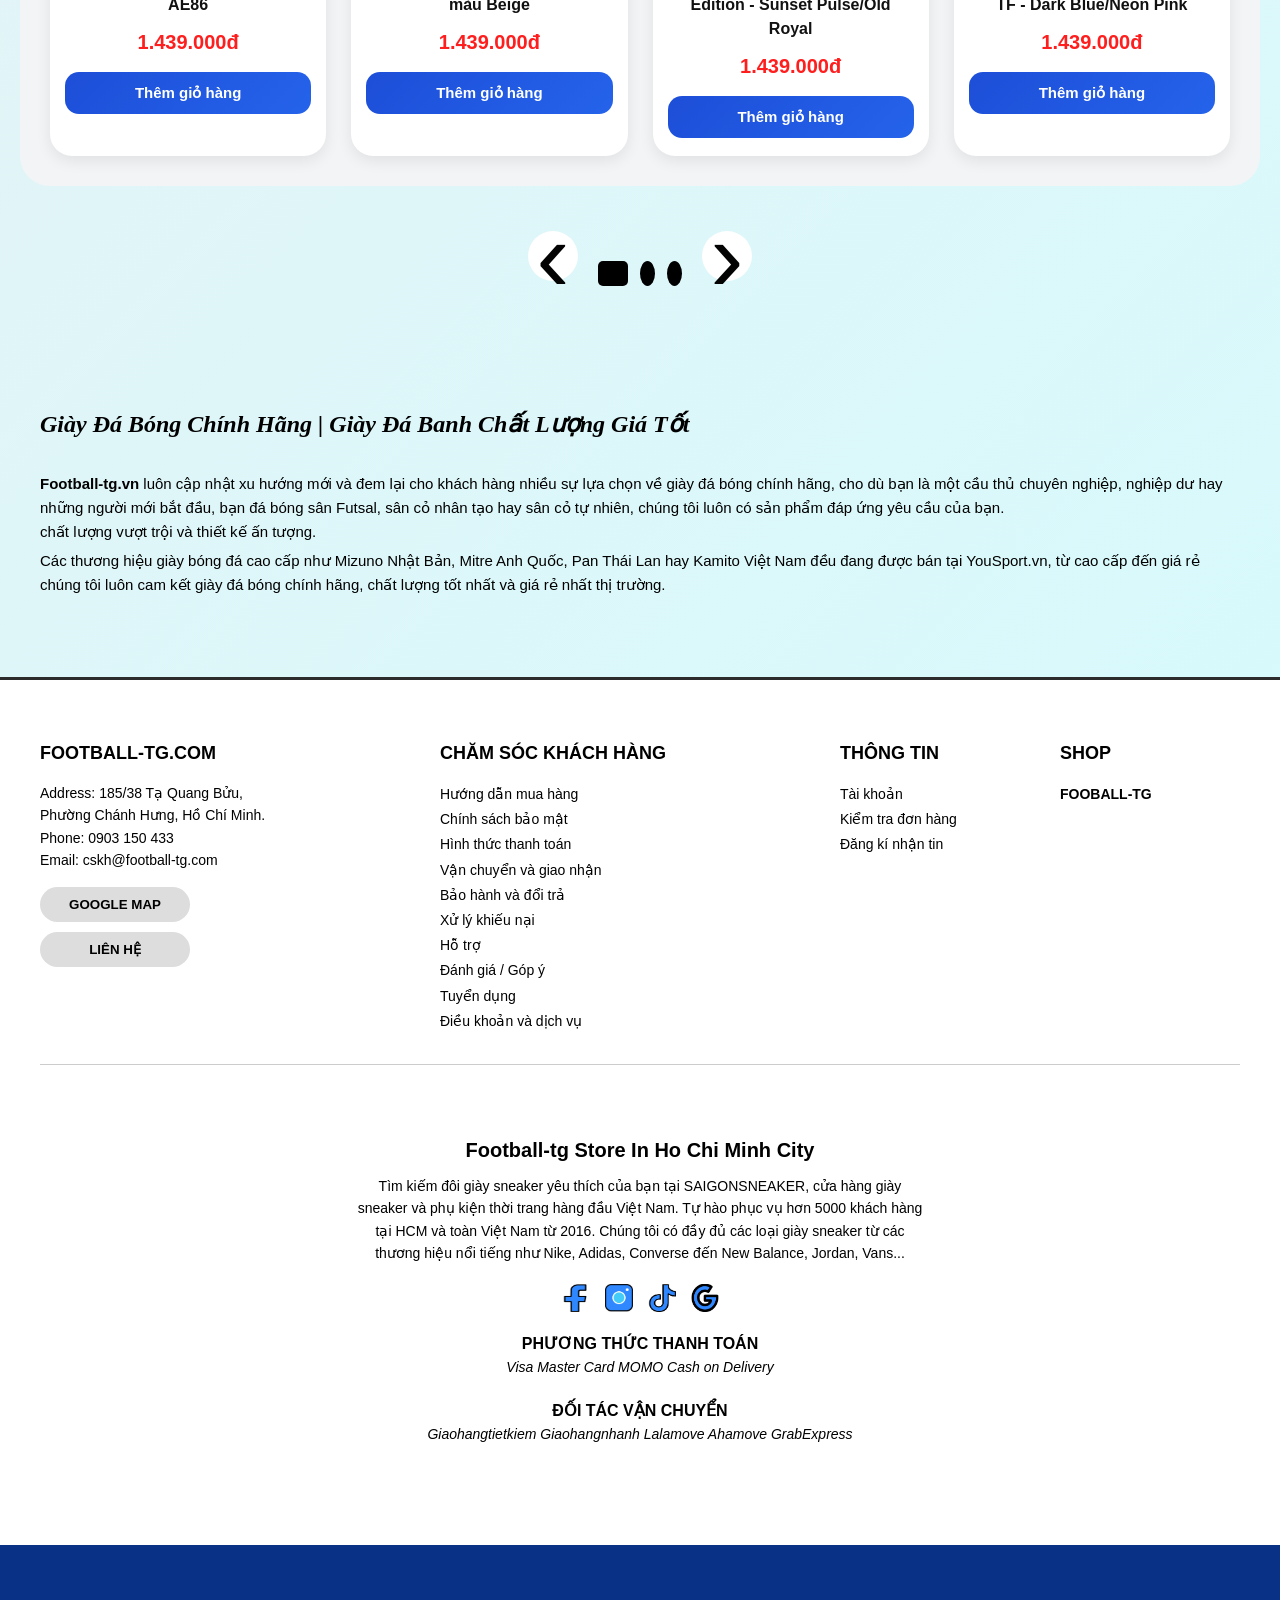
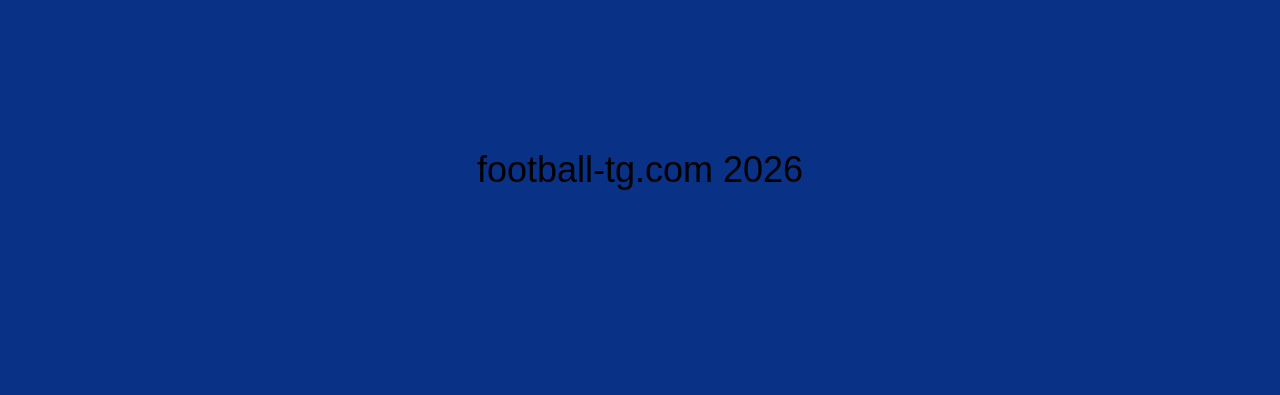
<file: sanpham.html>
<!DOCTYPE html>
<html lang="en">
<head>
    <meta charset="UTF-8">
    <meta name="viewport" content="width=device-width, initial-scale=1.0">
    <title>Sản Phẩm FOOTBALL-TG</title>
    <link rel="stylesheet" href="css/sanpham.css">
</head>
<body>
    <header class="header">
    <nav class="nav">
        <!-- Logo -->
        <div class="nav__logo">
            FOOTBALL-TG
        </div>

        <!-- Menu -->
        <ul class="nav__list">
            <li><a href="index.html" class="nav__link ">Trang Chủ</a></li>
            <li><a href="sanpham.html" class="nav__link active">Sản Phẩm</a></li>
            <li><a href="danhgia.html" class="nav__link">Đánh Giá</a></li>
            <li><a href="lienhe.html" class="nav__link">Liên Hệ</a></li>
        </ul>

        <!-- Icons -->
        <div class="nav__icons">
            <img src="img/Vector.png" alt="wishlist" class="nav__icon">
            <img src="img/Search.png" alt="search" class="nav__icon">
           <img src="img/Person.png" alt="cart" class="nav__icon nav__icon--cart">
            <img src="img/Cart.png" alt="user" class="nav__icon">
        </div>
    </nav>
</header>
<main class="products">
    <div class="products__container">
        <h2 class="products__title">Sản Phẩm Nổi Bật</h2>

        <!-- THÊM KHUNG NÀY -->
        <div class="products__box">
            <div class="products__grid">
                <!-- Product 1 -->
                <article class="product-card">
                    <div class="product-card__image-wrapper">
                        <img src="img/25622-2_74059abc79944c2b9b925773bd3da0a4_large.jpg" alt="" class="product-card__image">
                    </div>
                    <h3 class="product-card__name">Nike Mercuial Vapor<br> 16 Academy <br> UNC</h3>
                    <p class="product-card__price">1.239.000đ</p>
                    <button class="product-card__btn">Thêm giỏ hàng</button>
                </article>

                <!-- Product 2 -->
                <article class="product-card">
                    <div class="product-card__image-wrapper">
                        <img src="img/1_a56553c3d652472aa175ab0bed9503a7_large.jpg" alt="Giày Nike Dunk Low Retro Black" class="product-card__image">
                    </div>
                    <h3 class="product-card__name">Adidas F50 Pro <br>TF Ice Cold <br> Precision - Lucid Ray </h3>
                    <p class="product-card__price">2.229.000đ</p>
                    <button class="product-card__btn">Thêm giỏ hàng</button>
                </article>

                <!-- Product 3 -->
                <article class="product-card">
                    <div class="product-card__image-wrapper">
                        <img src="img/1_7f5b22c8a7334d5696b7d422be31d077_large.jpg" alt="Giày Nike Sb Dunk Low Chicago Red" class="product-card__image">
                    </div>
                    <h3 class="product-card__name">ADIDAS F50 MESSI<br> LEAGUE TF - JQ0937 <br>Xanh Ngọc</h3>
                    <p class="product-card__price">1.499.000đ</p>
                    <button class="product-card__btn">Thêm giỏ hàng</button>
                </article>

                <!-- Product 4 -->
                <article class="product-card">
                    <div class="product-card__image-wrapper">
                        <img src="img/anh_sp_add-01-01-5777823-22_224230cbf2f04ae9bec5428d9d5fea3f_large.jpg" alt="Giày Nike Wmns Air Force 1 '07 Mid 'Triple White' DD9625-100" class="product-card__image">
                    </div>
                    <h3 class="product-card__name">Mizuno Morelia <br>Neo IV Pro TF<br> Blazing Flair - White/Fuchsia    </h3>
                    <p class="product-card__price">1.799.000đ</p>
                    <button class="product-card__btn">Thêm giỏ hàng</button>
                </article>

                <!-- Product 5 -->
                <article class="product-card">
                    <div class="product-card__image-wrapper">
                        <img src="img/anh_sp_add-01-01-5777827893-2_7b1f52d9a21d43a39b3bc5ba49a4deca_large.jpg" alt="Giày Sneaker NIKE SB brown" class="product-card__image">
                    </div>
                    <h3 class="product-card__name">Nike Mercurial Vapor 16 Academy <br>ax Voltage TF  </h3>
                    <p class="product-card__price">1.439.000đ</p>
                    <button class="product-card__btn">Thêm giỏ hàng</button>
                </article>

                <!-- Product 6 -->
                <article class="product-card">
                    <div class="product-card__image-wrapper">
                        <img src="img/anh_sp_add-200426.jpg_95a290c4c31b481486f9558b11bf3075_large.jpg" alt="Giày Nike Gamma Force 'Malachite' DX9176-106" class="product-card__image">
                    </div>
                    <h3 class="product-card__name">Mizuno Morelia Neo IV <br>Pro AS (Neo 4 đế mới)<br> Trắng/Hồng   </h3>
                    <p class="product-card__price">1.599.000đ</p>
                    <button class="product-card__btn">Thêm giỏ hàng</button>
                </article>

                <!-- Product 7 -->
                <article class="product-card">
                    <div class="product-card__image-wrapper">
                        <img src="img/anh_sp_add_we-02-02-02-2-2-2_00edfc17218e4cbc959b591f14031dc4_large.jpg" alt="Giày Nike Air Jordan 1 Low Grey White" class="product-card__image">
                    </div>
                    <h3 class="product-card__name">Giày Nike Air<br> Jordan 1 Low <br>Grey<br> </h3>
                    <p class="product-card__price">1.439.000đ</p>
                    <button class="product-card__btn">Thêm giỏ hàng</button>
                </article>

                <!-- Product 8 -->
                <article class="product-card">
                    <div class="product-card__image-wrapper">
                        <img src="img/anh_sp_add_web_whitemulti_color_9521zx1324_46bc0531b396467dbc056dcc40e1a032_large.jpg" alt="Giày Nike Nam Nữ Chính Hãng - Air Jordan 1 Low GS - Màu Trắng/Xanh" class="product-card__image">
                    </div>
                    <h3 class="product-card__name">Giày đá bóng cỏ <br>nhân tạo Kelme <br>5.0 TF - White/Multi </h3>
                    <p class="product-card__price">2.380.000đ</p>
                    <button class="product-card__btn">Thêm giỏ hàng</button>
                </article>

                <!-- Product 9 -->
                <article class="product-card">
                    <div class="product-card__image-wrapper">
                        <img src="img/images (1).jpg" alt="Nike Dunk Low Initial D Toyota AE86" class="product-card__image">
                    </div>
                    <h3 class="product-card__name">Nike Dunk Low <br> Initial D Toyota <br> AE86</h3>
                    <p class="product-card__price">1.439.000đ</p>
                    <button class="product-card__btn">Thêm giỏ hàng</button>
                </article>

                <!-- Product 10 -->
                <article class="product-card">
                    <div class="product-card__image-wrapper">
                        <img src="img/images (2).jpg" alt="Nike Air Force 1 x Stüssy '07 LV8 Low màu Beige" class="product-card__image">
                    </div>
                    <h3 class="product-card__name">Adidas Air Force 1 x <br> Stüssy '07 LV8 Low <br> màu Beige</h3>
                    <p class="product-card__price">1.439.000đ</p>
                    <button class="product-card__btn">Thêm giỏ hàng</button>
                </article>

                <!-- Product 11 -->
                <article class="product-card">
                    <div class="product-card__image-wrapper">
                        <img src="img/ạnh1.jpg" alt="Nike Air Force 1 Low Sail/Navy" class="product-card__image">
                    </div>
                    <h3 class="product-card__name">Nike Air Zoom Mercurial Vapor 16 Academy TF Vini Jr. Personal Edition - Sunset Pulse/Old Royal</h3>
                    <p class="product-card__price">1.439.000đ</p>
                    <button class="product-card__btn">Thêm giỏ hàng</button>
                </article>

                <!-- Product 12 -->
                <article class="product-card">
                    <div class="product-card__image-wrapper">
                        <img src="img/anh.jpg" alt="Nike Dunk Low Retro Judge Grey" class="product-card__image">
                    </div>
                    <h3 class="product-card__name">Giày đá bóng cỏ <br>nhân tạo Kelme 5.0 <br>TF - Dark Blue/Neon Pink </h3>
                    <p class="product-card__price">1.439.000đ</p>
                    <button class="product-card__btn">Thêm giỏ hàng</button>
                </article>
            </div>
        </div>
        <div class="pagination">
            <button class="pagination__arrow pagination__arrow--prev" aria-label="Previous">‹</button>
            <div class="pagination__dots">
                <span class="pagination__dot"></span>
                <span class="pagination__dot"></span>
                <span class="pagination__dot"></span>
            </div>
            <button class="pagination__arrow pagination__arrow--next" aria-label="Next">›</button>
        </div>
    </main>
     <!-- Brand Info Section -->
    <section class="brand-info">
        <h2 class="brand-info__title">Giày Đá Bóng Chính Hãng | Giày Đá Banh Chất Lượng Giá Tốt</h2>
        <div class="brand-info__content">
            <p> <b>Football-tg.vn</b> luôn cập nhật xu hướng mới và đem lại cho khách hàng nhiều sự lựa chọn về giày đá bóng chính hãng, cho dù bạn là một cầu thủ chuyên nghiệp, nghiệp dư hay những người mới bắt đầu, bạn đá bóng sân Futsal, sân cỏ nhân tạo hay sân cỏ tự nhiên, chúng tôi luôn có sản phẩm đáp ứng yêu cầu của bạn.<br> chất lượng vượt trội và thiết kế ấn tượng.</p>
            <p>Các thương hiệu giày bóng đá cao cấp như Mizuno Nhật Bản, Mitre Anh Quốc, Pan Thái Lan hay Kamito Việt Nam đều đang được bán tại YouSport.vn, từ cao cấp đến giá rẻ chúng tôi luôn cam kết giày đá bóng chính hãng, chất lượng tốt nhất và giá rẻ nhất thị trường.</p>
        </div>
    </section>
    <p class="footer1"></p>

    <!-- Footer -->
<footer class="footer">
    <div class="footer__container">

        <div class="footer__content">
            
            <!-- Column 1 -->
            <div class="footer__column">
                <h3 class="footer__title">FOOTBALL-TG.COM</h3>
                <p class="footer__text">
                    Address: 185/38 Tạ Quang Bửu,<br>
                    Phường Chánh Hưng, Hồ Chí Minh.<br>
                    Phone: 0903 150 433<br>
                    Email: cskh@football-tg.com
                </p>

                <button class="footer__btn">GOOGLE MAP</button>
                <button class="footer__btn">LIÊN HỆ</button>
            </div>

            <!-- Column 2 -->
            <div class="footer__column">
                <h3 class="footer__title">CHĂM SÓC KHÁCH HÀNG</h3>
                <ul class="footer__list">
                    <li>Hướng dẫn mua hàng</li>
                    <li>Chính sách bảo mật</li>
                    <li>Hình thức thanh toán</li>
                    <li>Vận chuyển và giao nhận</li>
                    <li>Bảo hành và đổi trả</li>
                    <li>Xử lý khiếu nại</li>
                    <li>Hỗ trợ</li>
                    <li>Đánh giá / Góp ý</li>
                    <li>Tuyển dụng</li>
                    <li>Điều khoản và dịch vụ</li>
                </ul>
            </div>

            <!-- Column 3 -->
            <div class="footer__column">
                <h3 class="footer__title">THÔNG TIN</h3>
                <ul class="footer__list">
                    <li>Tài khoản</li>
                    <li>Kiểm tra đơn hàng</li>
                    <li>Đăng kí nhận tin</li>
                </ul>
            </div>

            <!-- Column 4 -->
            <div class="footer__column">
                <h3 class="footer__title">SHOP</h3>
                <ul class="footer__list">
                    <li><b>FOOBALL-TG</b></li>
                </ul>
            </div>
        </div>

        <!-- Bottom text -->
            <div class="footer__bottom">

                <h3 class="footer__bottom-title">
                    Football-tg Store In Ho Chi Minh City
                </h3>

                <p class="footer__bottom-desc">
                    Tìm kiếm đôi giày sneaker yêu thích của bạn tại SAIGONSNEAKER,
                    cửa hàng giày sneaker và phụ kiện thời trang hàng đầu Việt Nam.
                    Tự hào phục vụ hơn 5000 khách hàng tại HCM và toàn Việt Nam từ 2016.
                    Chúng tôi có đầy đủ các loại giày sneaker từ các thương hiệu nổi tiếng
                    như Nike, Adidas, Converse đến New Balance, Jordan, Vans...
                </p>

                <!-- ICON (dùng ảnh) -->
                <div class="footer__social">
                    <img src="img/Facebook.png" alt="">
                    <img src="img/camera.png" alt="">
                    <img src="img/toptop.png" alt="">
                    <img src="img/gmail.png" alt="">
                </div>

                <!-- PAYMENT -->
                <h4 class="footer__sub">PHƯƠNG THỨC THANH TOÁN</h4>
                <p class="footer__text-center">
                    Visa Master Card MOMO Cash on Delivery
                </p>

                <!-- SHIPPING -->
                <h4 class="footer__sub">ĐỐI TÁC VẬN CHUYỂN</h4>
                <p class="footer__text-center">
                    Giaohangtietkiem Giaohangnhanh Lalamove Ahamove GrabExpress
                </p>
                </div>
            </div>
        </footer>
    <div class="footer__copyright">
        football-tg.com 2026
    </div>
    <script src="js/sanpham.js"></script>

</body>
</html>
</file>
<file: css/styles.css>
* {
    margin: 0;
    padding: 0;
    box-sizing: border-box;
}

body {
    font-family: 'Inter', -apple-system, BlinkMacSystemFont, 'Segoe UI', Roboto, sans-serif;
    background: linear-gradient(135deg, #eaf0f3, #d1fdff);
    color: #000000;
    line-height: 1.5;
    overflow-x: hidden;
    width: 100%;
}

a {
    text-decoration: none;
    color: inherit;
}

button {
    border: none;
    background: none;
    cursor: pointer;
    font-family: inherit;
    padding: 10px 10px;
}

img {
    max-width: 100%;
    height: auto;
    display: block;
}

ul {
    list-style: none;
}

.header {
    background: linear-gradient(90deg, #b1b5f7, #b1b5f7);
    padding: 20px 0;
    position: relative;
    z-index: 10;
    cursor: pointer;
}

.nav {
    max-width: 1400px;
    margin: 0 auto;
    padding: 0 40px;

    display: flex;
    align-items: center;
    justify-content: space-between;
}

.nav__logo {
    font-size: 32px;
    font-weight: 900;
    color: #0d00c4ab;
    font-style: italic;
}

.nav__list {
   display: flex;
    gap: 60px;
    flex-wrap: wrap;
}
.nav__list li a{
    font-size: 25px;
   
}
.nav__link {
    position: relative;

    font-size: 20px;
    font-weight: 700;

    color: #111;

    padding: 10px 18px;

    border-radius: 12px;

    transition: all .3s ease;
}

.nav__link:hover {
    color: #f2f3f7;
    background: blue;
    border-radius: 10px;
     transform: translateY(-2px);
}
.nav__link.active {
    font-weight: 900;
     background: linear-gradient(
        135deg,
        #1d4ed8,
        #2563eb
    );

    color: #fff;

    font-weight: 800;

    box-shadow:
    0 8px 20px rgba(37,99,235,.3);
}
.nav__link.active::after{

    content: "";

    position: absolute;

    left: 50%;
    bottom: -8px;

    transform: translateX(-50%);

    width: 8px;
    height: 8px;

    background: #2563eb;

    border-radius: 50%;
}

.nav__icons {
    display: flex;
    gap: 20px;
    align-items: center;
}

.nav__icon {
    width: 26px;
    height: 26px;
    cursor: pointer;
    transition: 0.2s;
}

.nav__icon:hover {
    transform: scale(1.15);
}

.hero {
    background:
        linear-gradient(
            to right,
            rgba(255,255,255,0.9) 30%,
            rgba(255,255,255,0.4) 50%,
            rgba(255,255,255,0) 70%
        ),
        url("../img/giay-da-bong-1200-628.jpg") no-repeat right bottom;

    background-size: cover;
    height: 700px;
    position: relative;
    width: 100%;
    min-height: 100vh;
}

.hero__container {
    width: 100%;
    padding: 0 80px;

}

.hero::before {
    content: "";
    position: absolute;
    top: 0;
    left: 0;
    width: 60%;
    height: 100%;

    background: linear-gradient(
        to right,
        rgba(255,255,255,0.9),
        rgba(255,255,255,0)
    );
}

.hero__content {
    position: relative;
    z-index: 2;
    top:100px;
    padding: 30px 60px;
}

.hero__subtitle {
    color: red;
    font-weight: 800;
    font-size: 52px;
    font-style: italic;
}

.hero__title {
    font-size: 52px;
    font-weight: 800;
    margin-bottom: 10px;
    color: red;
    font-style: italic;
}

.hero__year {
    font-size: 150px;
    font-weight: 900;
    color: #2f55ff;
    line-height: 1;
}

.hero__desc {
    margin-top: 20px;
    font-size: 32px;
    color: #333;
}
/*
.hero::after {
    content: "";
    position: absolute;
    right: 15%;
    top: 20%;
    width: 200px;
    height: 200px;
    background: rgba(255,255,255,0.4);
    filter: blur(80px);
    border-radius: 50%;
}
*/

.products__box {
    background: #d9d9d9;
    border-radius: 50px;
    padding: 30px;
}

.products__container {
    max-width: 1250px;
    margin: 0 auto;
    padding: 40px 20px;
}

.products__title {
    font-size: 28px;
    font-weight: 900;
    font-style: italic;
    margin-bottom: 50px;
    padding-left: 10px;
}

.products__grid {
    display: grid;
    grid-template-columns: repeat(4, 1fr);
    gap: 30px;
}


.product-card {
    text-align: center;
    transition: 0.3s;
}

.product-card:hover {
    transform: translateY(-8px);
}

.product-card__image-wrapper {
    width: 100%;
    aspect-ratio: 1;
    border-radius: 30px;
    overflow: hidden;

    background: transparent;
    padding: 0;     
}

.product-card__image-wrapper {
    border-radius: 30px 30px 20px 20px;
}

.product-card__image {
    width: 100%;
    height: 100%;
    object-fit: cover;
}

.product-card:hover .product-card__image {
    transform: scale(1.05);
}

.product-card__name {
    font-size: 14px;
    font-weight: 500;
    margin-bottom: 5px;
    min-height: 70px;
}

.product-card__price {
    font-size: 14px;
    font-weight: 600;
    color: red;
    margin-bottom: 13px;
}

.product-card__btn {
    background: black;
    color: white;
    font-size: 12px;
    font-weight: 700;
    padding: 8px 16px;
    border-radius: 20px;
    transition: 0.3s;
}

.product-card__btn:hover {
    background: #333;
}

.pagination {
    display: flex;
    align-items: center;
    justify-content: center;
    gap: 20px;
    margin-top: 40px;
}

.pagination__arrow {
    width: 50px;
    height: 50px;
    border-radius: 50%;
    background: #ffffff;
    color: #030303;
    font-size: 100px;
    display: flex;
    align-items: center;
    justify-content: center;
    transition: all 0.3s ease;
}

.pagination__arrow:hover {
    background: #333333;
    transform: scale(1.00);
}

.pagination__dots {
    display: flex;
    gap: 12px;
    margin-top: 35px;
}

.pagination__dot {
    width: 15px;
    height: 25px;
    border-radius: 50%;
    background: #000000;
    transition: all 0.3s ease;
}

.pagination__dot--active {
    background: #000000;
    width: 30px;
    border-radius: 5px;
}

.footer1 {
    background: #2C2C2C;
    color: #ffffff;
    height:3px;
    margin-top: 80px;
}

.brand-info {
    width: 100%;
    padding: 0 50px;
}

.brand-info__title {
    font-size: 24px;
    font-weight: 700;
    font-style: italic;
    font-family: 'Times New Roman', serif;
    margin-bottom: 30px;
    color: #000000;
}

.brand-info__content {
    font-size: 20px;
    line-height: 1.6;
    color: #000000;
}

.brand-info__content p {
    margin-bottom: 5px;
    font-size: 15px;
}

.brand-info__link {
    color: #000000;
    text-decoration: underline;
    transition: color 0.3s ease;
}

.brand-info__link:hover {
    color: #0e33ed;
}

.footer {
    background: #ffffff;
    padding: 60px 0;
    color: #000;
}

.footer__container {
     width: 100%;
    padding: 0 50px;
}

.footer__content {
    display: grid;
    grid-template-columns: 2fr 2fr 1fr 1fr;
    gap: 40px;
    padding-bottom: 30px;
    border-bottom: 1px solid #ccc;
}

.footer__title {
    font-size: 18px;
    font-weight: 800;
    margin-bottom: 15px;
}

.footer__text {
    font-size: 14px;
    line-height: 1.6;
    margin-bottom: 15px;
}

.footer__list {
    list-style: none;
    font-size: 14px;
    line-height: 1.8;
}

.footer__btn {
    display: block;
    background: #ddd;
    border: none;
    padding: 10px;
    border-radius: 20px;
    margin-top: 10px;
    width: 150px;
    font-weight: 600;
    cursor: pointer;
}

.footer__bottom {
    text-align: center;
    margin-top: 30px;
}

.footer__bottom h3 {
    font-size: 20px;
    margin-bottom: 10px;
}

.footer__bottom p {
    max-width: 570px;
    margin: 0 auto;
    font-size: 14px;
    line-height: 1.6;
}

.footer__bottom {
    text-align: center;
    padding: 40px 20px;
}

.footer__bottom-title {
    font-size: 20px;
    font-weight: 700;
    margin-bottom: 15px;
}

.footer__bottom-desc {
    max-width: 800px;
    margin: 0 auto 20px;
    font-size: 14px;
    line-height: 1.6;
}

.footer__social {
    display: flex;
    justify-content: center;
    gap: 15px;
    margin: 20px 0;
}

.footer__social img {
    width: 28px;
    height: 28px;
    cursor: pointer;
    transition: 0.3s;
}

.footer__social img:hover {
    transform: scale(1.2);
}

.footer__sub {
    font-size: 16px;
    font-weight: 700;
    margin-top: 20px;
}

.footer__text-center {
    font-size: 14px;
    margin-top: 5px;
    font-style: italic;
}

.footer__copyright {
    background: #355bc4;
    text-align: center;

    min-height: 50vh;

    display: flex;
    align-items: center;
    justify-content: center;

    font-size: 36px;
}
.toast{
    position: fixed;
    top: 20px;
    right: 20px;

    background: #111;
    color: #fff;

    padding: 14px 20px;

    border-radius: 10px;

    opacity: 0;
    visibility: hidden;

    transition: .3s;

    z-index: 999;
}

.toast.show{
    opacity: 1;
    visibility: visible;
}
.cart-count{
    position:absolute;
    top:-8px;
    right:-8px;

    width:20px;
    height:20px;

    background:red;
    color:white;

    border-radius:50%;

    display:flex;
    align-items:center;
    justify-content:center;

    font-size:12px;
}

@media screen and (max-width: 1024px){

    .header{
        padding: 16px 0;
    }

    .nav{

        padding: 0 20px;

        gap: 20px;

        flex-wrap: wrap;
    }

    /* LOGO */

    .nav__logo{

        font-size: 28px;

        flex: 1;
    }

    /* MENU */

    .nav__list{

        gap: 14px;

        justify-content: center;

        flex-wrap: wrap;

        flex: 2;
    }

    .nav__list li a{

        font-size: 16px;
    }

    .nav__link{

        padding: 10px 14px;

        font-size: 16px;
    }

    /* ICONS */

    .nav__icons{

        gap: 14px;

        flex: 1;

        justify-content: flex-end;
    }

    .nav__icon{

        width: 22px;
        height: 22px;
    }

}

@media screen and (max-width: 768px){

    .nav{

        flex-direction: column;

        gap: 16px;

        padding: 0 16px;
    }

    .nav__logo{

        font-size: 24px;

        text-align: center;
    }

    .nav__list{

        justify-content: center;

        gap: 10px;
    }

    .nav__list li a{

        font-size: 14px;
    }

    .nav__link{

        padding: 8px 12px;

        font-size: 14px;
    }

    .nav__icons{

        gap: 12px;
    }

    .nav__icon{

        width: 20px;
        height: 20px;
    }

}
@media (max-width: 480px) {
    .nav__list {
        flex-direction: column;
        align-items: center;
        gap: 15px;
    }

    .nav__icons {
        gap: 15px;
    }

    .nav__icon-btn svg {
        width: 24px;
        height: 24px;
    }

    .hero__year {
        font-size: 48px;
    }

    .products__grid {
        grid-template-columns: 1fr;
    }

    .products::before {
        border-radius: 40px;
    }

    .product-card__image-wrapper {
        border-radius: 40px;
    }

    .footer__social {
        gap: 20px;
    }

    .footer__social-link svg {
        width: 32px;
        height: 32px;
    }
}
</file>
<file: css/danhgia.css>
* {
    margin: 0;
    padding: 0;
    box-sizing: border-box;
}

body {
    font-family: 'Inter', -apple-system, BlinkMacSystemFont, 'Segoe UI', Roboto, sans-serif;
    background-color: #fdfcfc;
    color: #000000;
    line-height: 1.5;
    overflow-x: hidden;
}

a {
    text-decoration: none;
    color: inherit;
}

button {
    border: none;
    background: none;
    cursor: pointer;
    font-family: inherit;
    padding: 10px 10px;
}

img {
    max-width: 100%;
    height: auto;
    display: block;
}

ul {
    list-style: none;
}

.header {
    background: linear-gradient(90deg, #b1b5f7, #b1b5f7);
    padding: 20px 0;
    position: relative;
    z-index: 10;
    cursor: pointer;
}

.nav {
    max-width: 1400px;
    margin: 0 auto;
    padding: 0 40px;

    display: flex;
    align-items: center;
    justify-content: space-between;
}

.nav__logo {
    font-size: 32px;
    font-weight: 900;
    color: #0d00c4ab;
    font-style: italic;
}

.nav__list {
   display: flex;
    gap: 60px;
    flex-wrap: wrap;
}
.nav__list li a{
    font-size: 25px;
}
.nav__link {
    position: relative;

    font-size: 20px;
    font-weight: 700;

    color: #111;

    padding: 10px 18px;

    border-radius: 12px;

    transition: all .3s ease;
}

.nav__link:hover {
    color: #f2f3f7;
    background: blue;
    border-radius: 10px;
    transform: translateY(-2px);
}
.nav__link.active {
    font-weight: 900;
    background: linear-gradient(
        135deg,
        #1d4ed8,
        #2563eb
    );

    color: #fff;


    box-shadow:
    0 8px 20px rgba(38, 85, 187, 0.3);
}
.nav__link.active::after{

    content: "";

    position: absolute;

    left: 50%;
    bottom: -8px;

    transform: translateX(-50%);

    width: 8px;
    height: 8px;

    background: #466eda;

    border-radius: 50%;
}

.nav__icons {
    display: flex;
    gap: 20px;
    align-items: center;
}

.nav__icon {
    width: 26px;
    height: 26px;
    cursor: pointer;
    transition: 0.2s;
}

.nav__icon:hover {
    transform: scale(1.15);
}
/* ================= PREMIUM REVIEW ================= */

.premium-reviews {
    position: relative;
    overflow: hidden;

    padding: 120px 30px;

    background:
    linear-gradient(135deg, #eef2ff 0%, #ffffff 100%);
}

/* BLUR */

.review__blur {
    position: absolute;
    width: 400px;
    height: 400px;
    border-radius: 50%;
    filter: blur(120px);
    z-index: 0;
}

.review__blur1 {
    background: rgba(0, 102, 255, 0.2);
    top: -100px;
    left: -100px;
}

.review__blur2 {
    background: rgba(128, 0, 255, 0.2);
    bottom: -100px;
    right: -100px;
}

/* TOP */

.premium__top {
    text-align: center;
    position: relative;
    z-index: 2;
}

.premium__badge {
    display: inline-block;

    background: #0d00c4ab;
    color: white;

    padding: 12px 24px;
    border-radius: 100px;

    font-size: 14px;
    font-weight: 700;

    margin-bottom: 25px;
}

.premium__top h2 {
    font-size: 60px;
    line-height: 1.2;
    font-weight: 900;

    color: #111;

    margin-bottom: 20px;
}

.premium__top p {
    font-size: 22px;
    color: #666;
}

/* STATS */

.live__stats {
    margin-top: 70px;

    display: flex;
    justify-content: center;
    gap: 25px;
    flex-wrap: wrap;

    position: relative;
    z-index: 2;
}

.live__box {
    background: rgba(255,255,255,0.7);

    backdrop-filter: blur(10px);

    padding: 30px 40px;

    border-radius: 25px;

    border: 1px solid rgba(255,255,255,0.4);

    box-shadow: 0 10px 30px rgba(0,0,0,0.08);

    transition: 0.4s;
}

.live__box:hover {
    transform: translateY(-10px);
}

.live__box h3 {
    font-size: 40px;
    color: #0d00c4ab;
}

.live__box span {
    color: #666;
    font-size: 17px;
}

/* SLIDER */

.review__slider {
    margin-top: 90px;
    overflow: hidden;
}

.review__track {
    display: flex;
    gap: 30px;

    animation: scrollReviews 20s linear infinite;
}

@keyframes scrollReviews {

    0% {
        transform: translateX(0);
    }

    100% {
        transform: translateX(-50%);
    }

}

/* CARD */

.premium__card {
    min-width: 420px;

    background: rgba(255,255,255,0.75);

    backdrop-filter: blur(20px);

    border-radius: 30px;

    padding: 35px;

    border: 1px solid rgba(255,255,255,0.3);

    box-shadow: 0 20px 40px rgba(0,0,0,0.08);

    transition: 0.4s;
}

.premium__card:hover {
    transform: translateY(-12px);
}

/* HEADER */

.premium__header {
    display: flex;
    align-items: center;
    gap: 18px;

    margin-bottom: 20px;
}

.premium__header img {
    width: 75px;
    height: 75px;

    border-radius: 50%;
    object-fit: cover;

    border: 3px solid #b1b5f7;
}

.premium__header h4 {
    font-size: 24px;
}

.premium__header span {
    color: #777;
}

/* STARS */

.premium__stars {
    font-size: 24px;
    margin-bottom: 20px;
}

/* TEXT */

.premium__card p {
    font-size: 17px;
    line-height: 1.8;
    color: #444;

    margin-bottom: 25px;
}

/* GALLERY */

.premium__gallery {
    display: flex;
    gap: 12px;

    margin-bottom: 25px;
}

.premium__gallery img {
    width: 110px;
    height: 110px;

    object-fit: cover;

    border-radius: 20px;

    transition: 0.3s;
}

.premium__gallery img:hover {
    transform: scale(1.05);
}

/* QA */

.premium__qa {
    background: #f5f7ff;

    padding: 20px;

    border-radius: 20px;
}

.question {
    margin-bottom: 15px;
    font-size: 16px;
}

.answer {
    color: #0d00c4ab;
    font-weight: 700;
    line-height: 1.7;
}

/* FOMO */

.fomo {
    margin-top: 80px;

    display: flex;
    justify-content: center;
    gap: 20px;
    flex-wrap: wrap;
}

.fomo__item {
    background: #111;
    color: white;

    padding: 16px 26px;

    border-radius: 100px;

    font-weight: 700;

    animation: pulse 2s infinite;
}
.premium__btn {
    display: inline-block;
    text-decoration: none;
}

@keyframes pulse {

    0% {
        transform: scale(1);
    }

    50% {
        transform: scale(1.05);
    }

    100% {
        transform: scale(1);
    }

}

/* CTA */

.premium__cta {
    margin-top: 100px;

    text-align: center;
}

.premium__cta h3 {
    font-size: 50px;
    font-weight: 900;

    margin-bottom: 20px;
}

.premium__cta p {
    font-size: 22px;
    color: #666;

    margin-bottom: 35px;
}

/* BUTTON */

.premium__btn {
    background: linear-gradient(90deg, #0d00c4, #4d7cff);

    color: white;

    padding: 20px 60px;

    border-radius: 100px;

    font-size: 22px;
    font-weight: 800;

    transition: 0.4s;

    box-shadow: 0 15px 35px rgba(13,0,196,0.3);
}

.premium__btn:hover {
    transform: translateY(-6px) scale(1.05);
}

/* MOBILE */

/* ================= MOBILE PREMIUM ================= */

@media screen and (max-width: 768px) {

    /* NAVBAR */

    .nav {
        flex-direction: column;
        gap: 20px;

        padding: 0 20px;
    }

    .nav__logo {
        font-size: 28px;
    }

    .nav__list {
        gap: 20px;
        justify-content: center;
    }

    .nav__list li a {
        font-size: 18px;
    }

    .nav__icons {
        gap: 15px;
    }

    /* TOP */

    .premium-reviews {
        padding: 80px 20px;
    }

    .premium__top h2 {
        font-size: 34px;
        line-height: 1.3;
    }

    .premium__top p {
        font-size: 18px;
    }

    /* STATS */

    .live__stats {
        flex-direction: column;
        align-items: center;
    }

    .live__box {
        width: 100%;
        max-width: 320px;

        text-align: center;
    }

    .live__box h3 {
        font-size: 34px;
    }

    /* SLIDER */

    .review__slider {
        margin-top: 60px;
    }

    .review__track {
        gap: 20px;
    }

    .premium__card {
        min-width: 90%;

        padding: 25px;
    }

    /* HEADER */

    .premium__header img {
        width: 60px;
        height: 60px;
    }

    .premium__header h4 {
        font-size: 20px;
    }

    .premium__header span {
        font-size: 14px;
    }

    /* TEXT */

    .premium__card p {
        font-size: 15px;
    }

    /* GALLERY */

    .premium__gallery {
        flex-wrap: wrap;
    }

    .premium__gallery img {
        width: 90px;
        height: 90px;
    }

    /* QA */

    .premium__qa {
        padding: 16px;
    }

    .question,
    .answer {
        font-size: 14px;
    }

    /* FOMO */

    .fomo {
        flex-direction: column;
        align-items: center;
    }

    .fomo__item {
        width: 100%;
        max-width: 320px;

        text-align: center;

        font-size: 14px;
    }

    /* CTA */

    .premium__cta {
        margin-top: 70px;
    }

    .premium__cta h3 {
        font-size: 30px;
        line-height: 1.3;
    }

    .premium__cta p {
        font-size: 17px;
    }

    /* BUTTON */

    .premium__btn {
        width: 100%;

        max-width: 320px;

        padding: 18px 20px;

        font-size: 20px;

        text-align: center;
    }

}



/* ================= SMALL PHONE ================= */

@media screen and (max-width: 480px) {

    .premium__top h2 {
        font-size: 28px;
    }

    .premium__top p {
        font-size: 16px;
    }

    .premium__badge {
        font-size: 12px;
        padding: 10px 18px;
    }

    .premium__card {
        min-width: 100%;
    }

    .premium__gallery img {
        width: 75px;
        height: 75px;
    }

    .premium__cta h3 {
        font-size: 25px;
    }

    .premium__btn {
        font-size: 18px;
    }

}
</file>
<file: css/lienhe.css>
* {
    margin: 0;
    padding: 0;
    box-sizing: border-box;
}

body {
    font-family: 'Inter', -apple-system, BlinkMacSystemFont, 'Segoe UI', Roboto, sans-serif;
    background-color: #fdfcfc;
    color: #000000;
    line-height: 1.5;
    overflow-x: hidden;
}

a {
    text-decoration: none;
    color: inherit;
}

button {
    border: none;
    background: none;
    cursor: pointer;
    font-family: inherit;
    padding: 10px 10px;
}

img {
    max-width: 100%;
    height: auto;
    display: block;
}

ul {
    list-style: none;
}

.header {
    background: linear-gradient(90deg, #b1b5f7, #b1b5f7);
    padding: 20px 0;
    position: relative;
    z-index: 10;
    cursor: pointer;
}

.nav {
    max-width: 1400px;
    margin: 0 auto;
    padding: 0 40px;

    display: flex;
    align-items: center;
    justify-content: space-between;
}

.nav__logo {
    font-size: 32px;
    font-weight: 900;
    color: #0d00c4ab;
    font-style: italic;
}

.nav__list {
   display: flex;
    gap: 60px;
    flex-wrap: wrap;
}
.nav__list li a{
    font-size: 25px;
}
.nav__link {
    position: relative;

    font-size: 20px;
    font-weight: 700;

    color: #111;

    padding: 10px 18px;

    border-radius: 12px;

    transition: all .3s ease;
}

.nav__link:hover {
    color: #f2f3f7;
    background: blue;
    border-radius: 10px;
    transform: translateY(-2px);
}
.nav__link.active {
    background: linear-gradient(
        135deg,
        #1d4ed8,
        #2563eb
    );

    color: #fff;

    font-weight: 800;

    box-shadow:
    0 8px 20px rgba(37,99,235,.3);
}
.nav__link.active::after{

    content: "";

    position: absolute;

    left: 50%;
    bottom: -8px;

    transform: translateX(-50%);

    width: 8px;
    height: 8px;

    background: #2563eb;

    border-radius: 50%;
}

.nav__icons {
    display: flex;
    gap: 20px;
    align-items: center;
}

.nav__icon {
    width: 26px;
    height: 26px;
    cursor: pointer;
    transition: 0.2s;
}

.nav__icon:hover {
    transform: scale(1.15);
}
main{
    background:#0C1220;
    width: 100%;
    font-family: 'Times New Roman', Times, serif;
    color: #fdfcfc;
    padding: 20px;
}
.tieude H1{
    display: flex;
    justify-content: center;
    font-size: 50px;
   
}
.tieude h3{
    display: flex;
    justify-content: center;
    margin-bottom: 20px;
    font-size: 30px;
}

.support h2{
    color: #fdfcfc;
    margin-bottom: 10px;
}
.support div ul li b{
    color: #fdfcfc;
}
.main-lienhe{
    display: flex;
    width: 70%;
    max-width: 1200px;
    margin: auto;
    justify-content: space-between;
    gap: 30px;
}
.support{
    padding: 0px 30px;
    font-size: 20px;
     color: #95a2d4;

}
.thongtin{
    font-size: 20px;
    font-weight: bolder;
    
}
.thongtin label{
    
    margin-bottom: 8px;
}
.thongtin input,
.thongtin textarea{
    width: 100%;
    max-width: 100%;
    padding: 12px;
    margin-bottom: 20px;
    border-radius: 8px;
    border: none;
    font-size: 16px;
}
textarea{
    resize: vertical;
}

.btn-group{
    display: flex;
    gap: 20px;
}
.support{
    flex: 1;
}

.thongtin{
    flex: 1;
}
.btn-group input{
    background: #6c7fc9;
    color: rgb(250, 250, 250);
    padding: 10px 25px;
    cursor: pointer;
    transition: 0.3s;
    font-weight: bolder;
    border-radius: 10px;
}

.btn-group input:hover{
    background: #09316d;
    cursor: pointer;

}
input{
    font-size: 20px;
    border-radius: 5px;
}
.footer {
    background: #fbfafc;
    padding: 60px 0;
    color: #000;
}

.footer__container {
    max-width: 1400px;
    margin: 0 auto;
    padding: 0 40px;
}

.footer__content {
    display: grid;
    grid-template-columns: 2fr 2fr 1fr 1fr;
    gap: 40px;
    padding-bottom: 30px;
    border-bottom: 1px solid #ccc;
}

.footer__title {
    font-size: 18px;
    font-weight: 800;
    margin-bottom: 15px;
}

.footer__text {
    font-size: 14px;
    line-height: 1.6;
    margin-bottom: 15px;
}

.footer__list {
    list-style: none;
    font-size: 14px;
    line-height: 1.8;
}

.footer__btn {
    display: block;
    background: #ddd;
    border: none;
    padding: 10px;
    border-radius: 20px;
    margin-top: 10px;
    width: 150px;
    font-weight: 600;
    cursor: pointer;
}

.footer__bottom {
    text-align: center;
    margin-top: 30px;
}

.footer__bottom h3 {
    font-size: 20px;
    margin-bottom: 10px;
}

.footer__bottom p {
    max-width: 570px;
    margin: 0 auto;
    font-size: 14px;
    line-height: 1.6;
}

.footer__bottom {
    text-align: center;
    padding: 40px 20px;
}

.footer__bottom-title {
    font-size: 20px;
    font-weight: 700;
    margin-bottom: 15px;
}

.footer__bottom-desc {
    max-width: 800px;
    margin: 0 auto 20px;
    font-size: 14px;
    line-height: 1.6;
}

.footer__social {
    display: flex;
    justify-content: center;
    gap: 15px;
    margin: 20px 0;
}

.footer__social img {
    width: 28px;
    height: 28px;
    cursor: pointer;
    transition: 0.3s;
}

.footer__social img:hover {
    transform: scale(1.2);
}

.footer__sub {
    font-size: 16px;
    font-weight: 700;
    margin-top: 20px;
}

.footer__text-center {
    font-size: 14px;
    margin-top: 5px;
    font-style: italic;
}

.footer__copyright {
    background: #0a3dad;
    text-align: center;

    padding: 20px;
    min-height: 50vh;
    display: flex;
    align-items: center;
    justify-content: center;

    font-size: 36px;
}

@media (max-width: 1024px) {

    .nav {
        padding: 0 20px;
    }

    .nav__list {
        gap: 25px;
    }

    .nav__list li a {
        font-size: 20px;
    }

    .main-lienhe {
        width: 90%;
        gap: 30px;
    }

    .footer__content {
        grid-template-columns: 1fr 1fr;
    }
}

@media (max-width: 768px) {

    /* NAVBAR */
    .nav {
        flex-direction: column;
        gap: 20px;
        padding: 0 15px;
    }

    .nav__logo {
        font-size: 28px;
    }

    .nav__list {
        flex-wrap: wrap;
        justify-content: center;
        gap: 15px;
    }

    .nav__list li a {
        font-size: 18px;
    }

    .nav__icons {
        gap: 15px;
    }

    /* TITLE */
    .tieude h1 {
        font-size: 30px;
        text-align: center;
    }

    .tieude h3 {
        font-size: 18px;
        text-align: center;
    }

    /* CONTACT */
    .main-lienhe {
        flex-direction: column;
        width: 100%;
        gap: 30px;
    }

    .support,
    .thongtin {
        width: 100%;
        padding: 10px;
    }

    .support {
        font-size: 18px;
    }

    /* FORM */
    .thongtin input,
    .thongtin textarea {
        width: 100%;
        padding: 12px;
        margin-top: 10px;
        margin-bottom: 20px;
        font-size: 16px;
        border-radius: 8px;
        border: none;
    }

    textarea {
        resize: none;
    }

    /* BUTTON */
    .btn-group {
        display: flex;
        justify-content: space-between;
        gap: 15px;
    }

    .btn-group input {
        flex: 1;
        font-size: 16px;
    }

    /* FOOTER */
    .footer {
        padding: 40px 20px;
    }

    .footer__content {
        grid-template-columns: 1fr;
        gap: 30px;
    }

    .footer__title {
        font-size: 16px;
    }

    .footer__text,
    .footer__list {
        font-size: 14px;
    }

    .footer__bottom-title {
        font-size: 18px;
    }

    .footer__bottom-desc {
        font-size: 14px;
    }

    .footer__social img {
        width: 24px;
        height: 24px;
    }

    /* COPYRIGHT */
    .footer__copyright {
        min-height: auto;
        padding: 20px;
        font-size: 18px;
    }
}


/* =========================
   SMALL MOBILE
========================= */
@media (max-width: 480px){

    .main-lienhe{
        width: 100%;
        padding: 10px;
    }

    .support,
    .thongtin{
        padding: 0;
    }

    .tieude h1{
        font-size: 22px;
    }

    .tieude h3{
        font-size: 15px;
    }

    .footer__container{
        padding: 0 15px;
    }

    .footer__copyright{
        font-size: 16px;
    }
}
</file>
<file: css/sanpham.css>
* {
    margin: 0;
    padding: 0;
    box-sizing: border-box;
}

body {
    font-family: 'Inter', -apple-system, BlinkMacSystemFont, 'Segoe UI', Roboto, sans-serif;
    background: linear-gradient(135deg, #eaf0f3, #d1fdff);
    color: #000000;
    line-height: 1.5;
    overflow-x: hidden;
}

a {
    text-decoration: none;
    color: inherit;
}

button {
    border: none;
    background: none;
    cursor: pointer;
    font-family: inherit;
    padding: 10px 10px;
}

img {
    max-width: 100%;
    height: auto;
    display: block;
}

ul {
    list-style: none;
}

.header {
    background: linear-gradient(90deg, #b1b5f7, #b1b5f7);
    padding: 20px 0;
    position: relative;
    z-index: 10;
    cursor: pointer;
}

.nav {
    max-width: 1400px;
    margin: 0 auto;
    padding: 0 40px;

    display: flex;
    align-items: center;
    justify-content: space-between;
}

.nav__logo {
    font-size: 32px;
    font-weight: 900;
    color: #0d00c4ab;
    font-style: italic;
}

.nav__list {
   display: flex;
    gap: 60px;
    flex-wrap: wrap;
}
.nav__list li a{
    font-size: 25px;
   
}
.nav__link {
    position: relative;

    font-size: 20px;
    font-weight: 700;

    color: #111;

    padding: 10px 18px;

    border-radius: 12px;

    transition: all .3s ease;
}

.nav__link:hover {
    color: #f2f3f7;
    background: blue;
    border-radius: 10px;
     transform: translateY(-2px);
}
.nav__link.active {
    font-weight: 900;
     background: linear-gradient(
        135deg,
        #1d4ed8,
        #2563eb
    );

    color: #fff;

    font-weight: 800;

    box-shadow:
    0 8px 20px rgba(37,99,235,.3);
}
.nav__link.active::after{

    content: "";

    position: absolute;

    left: 50%;
    bottom: -8px;

    transform: translateX(-50%);

    width: 8px;
    height: 8px;

    background: #2563eb;

    border-radius: 50%;
}

.nav__icons {
    display: flex;
    gap: 20px;
    align-items: center;
}

.nav__icon {
    width: 26px;
    height: 26px;
    cursor: pointer;
    transition: 0.2s;
}

.nav__icon:hover {
    transform: scale(1.15);
}
.products{
    width: 100%;
    max-width: 1600px;
    margin: auto;
    padding: 40px;
}

.products__container{
    max-width: 1600px;
    margin: auto;
}

.products__grid{
    display: grid;
    grid-template-columns: repeat(auto-fit,minmax(260px,1fr));
    gap: 30px;
}
.products__title {
    font-size: 28px;
    font-weight: 900;
    font-style: italic;
    margin-bottom: 50px;
    padding-left: 10px;
}

.products__box {
    background: #d9d9d9;
    border-radius: 50px;
    padding: 30px;
}


.product-card {
    text-align: center;
    transition: 0.3s;
}

.product-card:hover {
    transform: translateY(-8px);
}

.product-card__image-wrapper {
    width: 100%;
    aspect-ratio: 1;
    border-radius: 30px;
    overflow: hidden;

    background: transparent;
    padding: 0;     
}

.product-card__image-wrapper {
    border-radius: 30px 30px 20px 20px;
}

.product-card__image {
    width: 100%;
    height: 100%;
    object-fit: cover;
}

.product-card:hover .product-card__image {
    transform: scale(1.05);
}

.product-card__name {
    font-size: 14px;
    font-weight: 500;
    margin-bottom: 5px;
    min-height: 70px;
}

.product-card__price {
    font-size: 14px;
    font-weight: 600;
    color: red;
    margin-bottom: 13px;
}

.product-card__btn {
    background: black;
    color: white;
    font-size: 12px;
    font-weight: 700;
    padding: 8px 16px;
    border-radius: 20px;
    transition: 0.3s;
}

.product-card__btn:hover {
    background: #333;
}

.pagination {
    display: flex;
    align-items: center;
    justify-content: center;
    gap: 20px;
    margin-top: 40px;
}

.pagination__arrow {
    width: 50px;
    height: 50px;
    border-radius: 50%;
    background: #ffffff;
    color: #030303;
    font-size: 100px;
    display: flex;
    align-items: center;
    justify-content: center;
    transition: all 0.3s ease;
}

.pagination__arrow:hover {
    background: #333333;
    transform: scale(1.00);
}

.pagination__dots {
    display: flex;
    gap: 12px;
    margin-top: 35px;
}

.pagination__dot {
    width: 15px;
    height: 25px;
    border-radius: 50%;
    background: #000000;
    transition: all 0.3s ease;
}

.pagination__dot--active {
    background: #000000;
    width: 30px;
    border-radius: 5px;
}

.footer1 {
    background: #2C2C2C;
    color: #ffffff;
    height:3px;
    margin-top: 80px;
}

.brand-info {
    max-width: 1300px;
    margin: 80px auto;
    padding: 0 40px;
}

.brand-info__title {
    font-size: 24px;
    font-weight: 700;
    font-style: italic;
    font-family: 'Times New Roman', serif;
    margin-bottom: 30px;
    color: #000000;
}

.brand-info__content {
    font-size: 20px;
    line-height: 1.6;
    color: #000000;
}

.brand-info__content p {
    margin-bottom: 5px;
    font-size: 15px;
}

.brand-info__link {
    color: #000000;
    text-decoration: underline;
    transition: color 0.3s ease;
}

.brand-info__link:hover {
    color: #0e33ed;
}

.footer {
    background: #ffffff;
    padding: 60px 0;
    color: #000;
}

.footer__container {
    max-width: 1400px;
    margin: 0 auto;
    padding: 0 40px;
}

.footer__content {
    display: grid;
    grid-template-columns: 2fr 2fr 1fr 1fr;
    gap: 40px;
    padding-bottom: 30px;
    border-bottom: 1px solid #ccc;
}

.footer__title {
    font-size: 18px;
    font-weight: 800;
    margin-bottom: 15px;
}

.footer__text {
    font-size: 14px;
    line-height: 1.6;
    margin-bottom: 15px;
}

.footer__list {
    list-style: none;
    font-size: 14px;
    line-height: 1.8;
}

.footer__btn {
    display: block;
    background: #ddd;
    border: none;
    padding: 10px;
    border-radius: 20px;
    margin-top: 10px;
    width: 150px;
    font-weight: 600;
    cursor: pointer;
}

.footer__bottom {
    text-align: center;
    margin-top: 30px;
}

.footer__bottom h3 {
    font-size: 20px;
    margin-bottom: 10px;
}

.footer__bottom p {
    max-width: 570px;
    margin: 0 auto;
    font-size: 14px;
    line-height: 1.6;
}

.footer__bottom {
    text-align: center;
    padding: 40px 20px;
}

.footer__bottom-title {
    font-size: 20px;
    font-weight: 700;
    margin-bottom: 15px;
}

.footer__bottom-desc {
    max-width: 800px;
    margin: 0 auto 20px;
    font-size: 14px;
    line-height: 1.6;
}

.footer__social {
    display: flex;
    justify-content: center;
    gap: 15px;
    margin: 20px 0;
}

.footer__social img {
    width: 28px;
    height: 28px;
    cursor: pointer;
    transition: 0.3s;
}

.footer__social img:hover {
    transform: scale(1.2);
}

.footer__sub {
    font-size: 16px;
    font-weight: 700;
    margin-top: 20px;
}

.footer__text-center {
    font-size: 14px;
    margin-top: 5px;
    font-style: italic;
}

.footer__copyright {
    background: #093186;
    text-align: center;

    min-height: 50vh;
    
    display: flex;
    align-items: center;
    justify-content: center;

    font-size: 36px;
}
html, body{
    overflow-x: hidden;
}

/* =========================
PRODUCTS
========================= */

.products{
    padding: 40px 0;
}

.products__container{
    max-width: 1300px;
    margin: auto;
    padding: 0 20px;
}

.products__title{
    text-align: center;
    font-size: 36px;
    font-weight: 800;
    margin-bottom: 40px;
    color: #111;
    position: relative;
}

.products__title::after{
    content: "";
    width: 120px;
    height: 4px;
    background: #3b5bff;
    display: block;
    margin: 10px auto 0;
    border-radius: 10px;
}

.products__box{
    background: #f3f4f6;
    padding: 30px;
    border-radius: 30px;
}

/* GRID */

.products__grid{
    display: grid;
    grid-template-columns: repeat(4,1fr);
    gap: 25px;
}

/* CARD */

.product-card{
    background: #fff;
    border-radius: 22px;
    overflow: hidden;
    transition: 0.35s ease;
    box-shadow: 0 5px 15px rgba(0,0,0,0.08);
    position: relative;
}

.product-card:hover{
    transform: translateY(-8px);
    box-shadow: 0 10px 25px rgba(0,0,0,0.15);
}

/* IMAGE */

.product-card__image-wrapper{
    width: 100%;
    height: 270px;
    overflow: hidden;
    background: #fff;
}

.product-card__image{
    width: 100%;
    height: 100%;
    object-fit: cover;
    transition: 0.4s;
}

.product-card:hover .product-card__image{
    transform: scale(1.08);
}

/* CONTENT */

.product-card__name{
    font-size: 16px;
    font-weight: 700;
    line-height: 1.5;
    padding: 15px 15px 5px;
    color: #111;
    min-height: 78px;
}

.product-card__price{
    color: #ff1e1e;
    font-size: 20px;
    font-weight: 800;
    padding: 0 15px;
    margin-bottom: 15px;
}

/* BUTTON */

.product-card__btn{
    width: calc(100% - 30px);
    margin: 0 15px 18px;
    background: linear-gradient(135deg,#1d4ed8,#2563eb);
    color: #fff;
    border: none;
    padding: 12px;
    border-radius: 14px;
    font-size: 15px;
    font-weight: 700;
    cursor: pointer;
    transition: 0.3s;
}

.product-card__btn:hover{
    background: linear-gradient(135deg,#2563eb,#1e40af);
    transform: scale(1.02);
}

/* =========================
TABLET
========================= */

@media(max-width:1024px){

    .products__grid{
        grid-template-columns: repeat(2,1fr);
    }

    .product-card__image-wrapper{
        height: 250px;
    }
}

/* =========================
MOBILE
========================= */

/* ===================================
MOBILE RESPONSIVE PREMIUM
=================================== */

@media screen and (max-width: 768px){

    /* BODY */

    body{
        overflow-x: hidden;
    }

    /* HEADER */

    .header{
        padding: 15px 0;
    }

    .nav{
        flex-direction: column;
        gap: 18px;

        padding: 0 15px;
    }

    .nav__logo{
        font-size: 26px;
        text-align: center;
    }

    .nav__list{
        gap: 14px;
        justify-content: center;
    }

    .nav__list li a{
        font-size: 15px;
        padding: 6px 10px;
    }

    .nav__icons{
        gap: 14px;
    }

    .nav__icon{
        width: 22px;
        height: 22px;
    }

    /* PRODUCTS */

    .products{
        padding: 20px 0;
    }

    .products__container{
        padding: 0 12px;
    }

    .products__title{
        font-size: 28px;
        margin-bottom: 25px;
        text-align: center;
    }

    .products__box{
        padding: 15px;
        border-radius: 22px;
    }

    /* GRID */

    .products__grid{
        grid-template-columns: repeat(2,1fr);
        gap: 14px;
    }

    /* CARD */

    .product-card{
        border-radius: 18px;
    }

    .product-card__image-wrapper{
        height: 170px;
        border-radius: 18px 18px 0 0;
    }

    .product-card__name{
        font-size: 13px;
        line-height: 1.5;

        padding: 12px 10px 5px;

        min-height: 58px;
    }

    .product-card__price{
        font-size: 16px;
        padding: 0 10px;

        margin-bottom: 10px;
    }

    .product-card__btn{
        width: calc(100% - 20px);

        margin: 0 10px 12px;

        padding: 10px;

        font-size: 13px;

        border-radius: 12px;
    }

    /* PAGINATION */

    .pagination{
        gap: 12px;
        margin-top: 30px;
    }

    .pagination__arrow{
        width: 40px;
        height: 40px;

        font-size: 40px;
    }

    .pagination__dot{
        width: 12px;
        height: 12px;
    }

    /* BRAND INFO */

    .brand-info{
        margin: 50px auto;
        padding: 0 18px;
    }

    .brand-info__title{
        font-size: 20px;
        text-align: center;
    }

    .brand-info__content{
        font-size: 15px;
        line-height: 1.7;
    }

    .brand-info__content p{
        font-size: 14px;
    }

    /* FOOTER */

    .footer{
        padding: 40px 0;
    }

    .footer__container{
        padding: 0 18px;
    }

    .footer__content{
        grid-template-columns: 1fr;
        gap: 30px;

        text-align: center;
    }

    .footer__title{
        font-size: 18px;
    }

    .footer__text{
        font-size: 14px;
    }

    .footer__btn{
        margin: 15px auto 0;
    }

    .footer__social{
        gap: 18px;
    }

    .footer__social img{
        width: 26px;
        height: 26px;
    }

    .footer__bottom-title{
        font-size: 18px;
    }

    .footer__bottom-desc{
        font-size: 13px;
        line-height: 1.7;
    }

    .footer__sub{
        font-size: 15px;
    }

    .footer__text-center{
        font-size: 13px;
    }

    .footer__copyright{
        min-height: 120px;

        font-size: 18px;

        padding: 20px;

        text-align: center;
    }

}

/* ===================================
SMALL MOBILE
=================================== */

@media screen and (max-width: 480px){

    /* NAV */

    .nav__list{
        gap: 8px;
    }

    .nav__list li a{
        font-size: 13px;
    }

    /* PRODUCTS */

    .products__grid{
        grid-template-columns: 1fr;
    }

    .product-card__image-wrapper{
        height: 240px;
    }

    .products__title{
        font-size: 24px;
    }

    .product-card__name{
        font-size: 14px;
    }

    .product-card__price{
        font-size: 18px;
    }

    .product-card__btn{
        font-size: 14px;
    }

    /* FOOTER */

    .footer__bottom-title{
        font-size: 16px;
    }

    .footer__bottom-desc{
        font-size: 12px;
    }

}
/* CART BADGE */

.cart-badge{
    position: absolute;
    top: -8px;
    right: -10px;

    width: 22px;
    height: 22px;

    background: red;
    color: white;

    border-radius: 50%;

    font-size: 12px;
    font-weight: 700;

    display: flex;
    align-items: center;
    justify-content: center;
}

/* BOUNCE */

.bounce{
    animation: bounce .4s;
}

@keyframes bounce{
    0%{
        transform: scale(1);
    }

    50%{
        transform: scale(1.3);
    }

    100%{
        transform: scale(1);
    }
}

/* TOAST */

.toast{
    position: fixed;

    top: 30px;
    right: 30px;

    background: #2563eb;
    color: white;

    padding: 14px 20px;

    border-radius: 12px;

    font-size: 14px;
    font-weight: 600;

    opacity: 0;

    transform: translateY(-20px);

    transition: .4s ease;

    z-index: 9999;
}

.show-toast{
    opacity: 1;
    transform: translateY(0);
}

/* SCROLL ANIMATION */

.hidden{
    opacity: 0;
    transform: translateY(40px);
    transition: all .6s ease;
}

.show{
    opacity: 1;
    transform: translateY(0);
}

/* STICKY */

.sticky{
    position: sticky;
    top: 0;

    backdrop-filter: blur(10px);

    box-shadow: 0 5px 20px rgba(0,0,0,.1);
}
</file>
